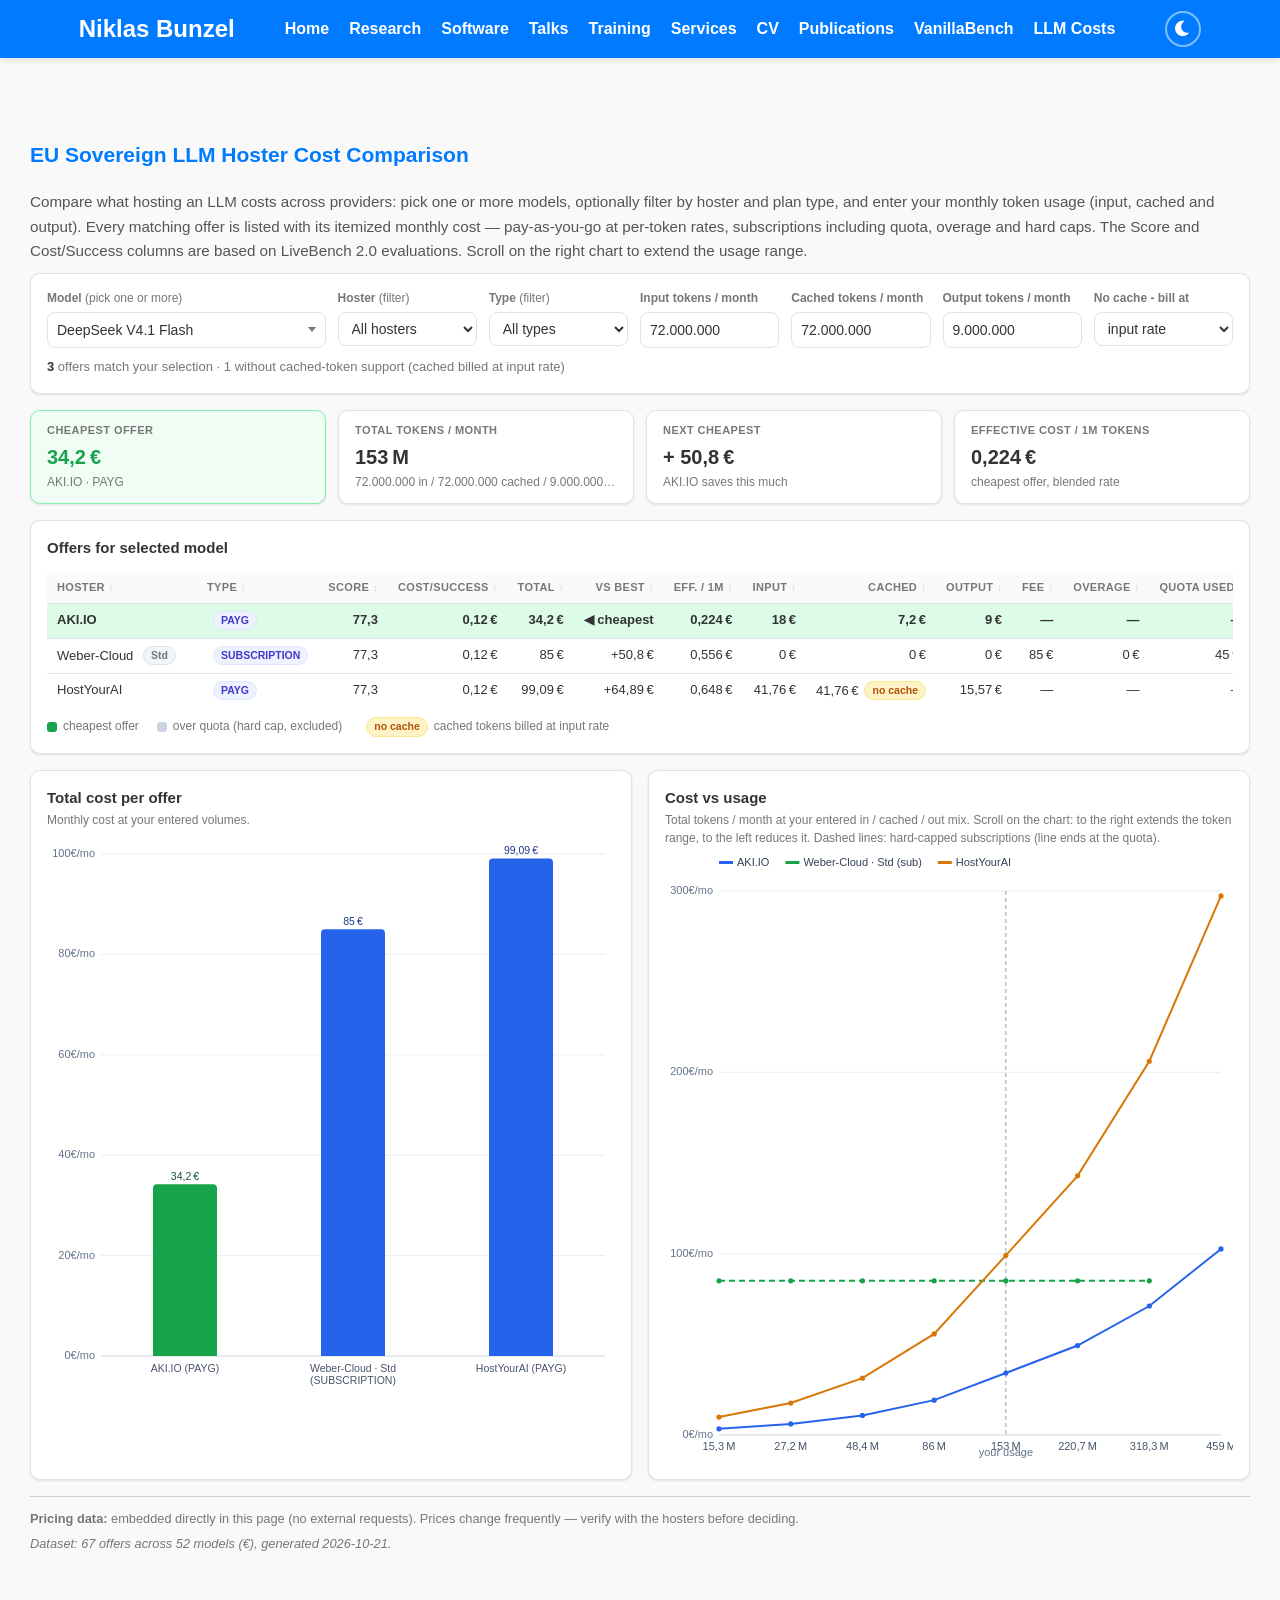
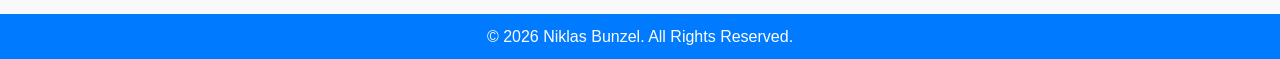
<file: hosting_calculator.html>
<!DOCTYPE html>
<html lang="en">
<head>
    <meta charset="UTF-8">
    <meta name="viewport" content="width=device-width, initial-scale=1.0">
    <title>LLM Hoster Cost Comparison &mdash; Niklas Bunzel</title>
    <link rel="stylesheet" href="styles.css">
    <link href="https://cdnjs.cloudflare.com/ajax/libs/font-awesome/6.0.0-beta3/css/all.min.css" rel="stylesheet">
</head>
<body>

    <header>
        <div class="menu-bar">
            <h1 class="logo"><a href="index.html" style="color:inherit;text-decoration:none;">Niklas Bunzel</a></h1>
            <div class="menu-toggle" onclick="toggleMenu()">
                <span></span><span></span><span></span>
            </div>
            <nav id="main-nav">
                <ul>
                    <li><a href="index.html#home" onclick="closeMenu()">Home</a></li>
                    <li><a href="index.html#research" onclick="closeMenu()">Research</a></li>
                    <li><a href="index.html#software" onclick="closeMenu()">Software</a></li>
                    <li><a href="index.html#talks" onclick="closeMenu()">Talks</a></li>
     				<li><a href="index.html#training" onclick="closeMenu()">Training</a></li>
                    <li><a href="index.html#services" onclick="closeMenu()">Services</a></li>
                    <li><a href="index.html#cv" onclick="closeMenu()">CV</a></li>
                   <!-- <li><a href="index.html#demos" onclick="closeMenu()">Demos</a></li> -->
                    <li><a href="index.html#publications" onclick="closeMenu()">Publications</a></li>
                    <li><a href="robust-vs-vanilla.html" onclick="closeMenu()">VanillaBench</a></li>
                    <li><a href="hosting_calculator.html" onclick="closeMenu()">LLM Costs</a></li>
                </ul>
            </nav>
            <button class="dark-mode-toggle" onclick="toggleDarkMode()" aria-label="Toggle dark mode">
                <i class="fas fa-moon"></i>
            </button>
        </div>
    </header>

<main>
    <div class="hc-wrap">
        <section id="hosting" class="section">
            <h2>EU Sovereign LLM Hoster Cost Comparison</h2>
            <p class="hc-intro">
                Compare what hosting an LLM costs across providers: pick one or more models,
                optionally filter by hoster and plan type, and enter your monthly token usage
                (input, cached and output). Every matching offer is listed with its itemized
                monthly cost &mdash; pay-as-you-go at per-token rates, subscriptions including
                quota, overage and hard caps. The Score and Cost/Success columns are based on
                LiveBench 2.0 evaluations. Scroll on the right chart to extend the usage range.
            </p>


  <!-- ============ CALCULATOR VIEW ============ -->
  <section id="view-calculator" class="view">

    <div class="panel inputs-panel">
      <div class="inputs-grid">
        <div class="field field-model">
          <label id="lbl-model">Model <span class="label-hint">(pick one or more)</span></label>
          <div class="msel" id="msel-model"></div>
        </div>
        <div class="field">
          <label for="sel-hoster">Hoster <span class="label-hint">(filter)</span></label>
          <select id="sel-hoster"></select>
        </div>
        <div class="field">
          <label for="sel-type">Type <span class="label-hint">(filter)</span></label>
          <select id="sel-type"></select>
        </div>
        <div class="field">
          <label for="in-input">Input tokens / month</label>
          <input id="in-input" type="text" inputmode="decimal" autocomplete="off" spellcheck="false">
        </div>
        <div class="field">
          <label for="in-cached">Cached tokens / month</label>
          <input id="in-cached" type="text" inputmode="decimal" autocomplete="off" spellcheck="false">
        </div>
        <div class="field">
          <label for="in-output">Output tokens / month</label>
          <input id="in-output" type="text" inputmode="decimal" autocomplete="off" spellcheck="false">
        </div>
        <div class="field">
          <label for="sel-nocache">No cache - bill at</label>
          <select id="sel-nocache">
            <option value="input">input rate</option>
            <option value="output">output rate</option>
          </select>
        </div>
      </div>
      <div id="match-info" class="match-info"></div>
    </div>

    <div id="summary-cards" class="summary-cards"></div>

    <div class="panel table-panel">
      <div class="panel-head">
        <h2 id="offers-title">Offers for selected model</h2>
      </div>
      <div class="table-scroll">
        <table class="offers-table" id="offers-table">
          <thead>
            <tr>
              <th class="col-hoster sortable" data-sort="hoster" title="Sort by hoster">Hoster</th>
              <th class="col-model sortable" data-sort="model" title="Sort by model">Model</th>
              <th class="col-type sortable" data-sort="type" title="Sort by type">Type</th>
              <th class="num sortable" data-sort="livebenchScore" title="Overall score from LiveBench 2.0 (higher is better). Only available for models that were evaluated.">Score</th>
              <th class="num sortable" data-sort="livebenchCostSuccess" title="Cost per successful task, based on LiveBench&#39;s evaluation and their reference pricing (USD, converted to EUR). The actual cost per successful task may differ for the providers listed here, and the price may change due to currency conversion.">Cost/Success</th>
              <th class="num sortable" data-sort="total" title="Sort by total cost">Total</th>
              <th class="num sortable" data-sort="vsBest" title="Sort by difference to cheapest offer">vs best</th>
              <th class="num sortable" data-sort="effPer1M" title="Sort by effective cost per 1M total tokens">Eff. / 1M</th>
              <th class="num sortable" data-sort="input" title="Sort by input cost">Input</th>
              <th class="num sortable" data-sort="cached" title="Sort by cached cost">Cached</th>
              <th class="num sortable" data-sort="output" title="Sort by output cost">Output</th>
              <th class="num sortable" data-sort="fee" title="Sort by monthly fee">Fee</th>
              <th class="num sortable" data-sort="overage" title="Sort by overage cost">Overage</th>
              <th class="num sortable" data-sort="quotaUsed" title="Sort by quota usage">Quota used</th>
              
            </tr>
          </thead>
          <tbody id="offers-tbody"></tbody>
        </table>
      </div>
      <div class="legend-row">
        <span class="legend-item"><span class="dot dot-best"></span> cheapest offer</span>
        <span class="legend-item"><span class="dot dot-muted"></span> over quota (hard cap, excluded)</span>
        <span class="legend-item" id="legend-nocache"><span class="badge badge-warn">no cache</span> cached tokens billed at input rate</span>
      </div>
    </div>

    <div class="charts-grid">
      <div class="panel chart-box">
        <h2>Total cost per offer</h2>
        <p class="chart-sub">Monthly cost at your entered volumes.</p>
        <canvas id="chart-bar" height="300"></canvas>
        <div class="chart-tip" hidden></div>
      </div>
      <div class="panel chart-box">
        <h2>Cost vs usage</h2>
        <p class="chart-sub">Total tokens / month at your entered in&nbsp;/ cached / out mix. Scroll on the chart: to the right extends the token range, to the left reduces it. Dashed lines: hard-capped subscriptions (line ends at the quota).</p>
        <canvas id="chart-line" height="320"></canvas>
        <div class="chart-tip" hidden></div>
      </div>
    </div>
  </section>

            <div class="hc-footnote">
                <strong>Pricing data:</strong> embedded directly in this page (no external
                requests). Prices change frequently &mdash; verify with the hosters before
                deciding.
                <span class="hc-gen" id="hc-meta"></span>
            </div>
        </section>
    </div>
</main>

<footer>
    <p>&copy; 2026 Niklas Bunzel. All Rights Reserved.</p>
</footer>

<div id="toast-root"></div>

<script>
/* ============================ theme + menu ============================ */
function toggleDarkMode() {
    const html = document.documentElement;
    const icon = document.querySelector('.dark-mode-toggle i');
    if (html.getAttribute('data-theme') === 'dark') {
        html.removeAttribute('data-theme');
        icon.className = 'fas fa-moon';
        localStorage.setItem('theme', 'light');
    } else {
        html.setAttribute('data-theme', 'dark');
        icon.className = 'fas fa-sun';
        localStorage.setItem('theme', 'dark');
    }
    /* re-render the calculator so the canvas charts pick up the new theme colors */
    if (window.HC && HC.ready) HC.ui.refresh();
}
(function initTheme() {
    const saved = localStorage.getItem('theme');
    if (saved === 'dark' || (!saved && window.matchMedia('(prefers-color-scheme: dark)').matches)) {
        document.documentElement.setAttribute('data-theme', 'dark');
        document.addEventListener('DOMContentLoaded', function () {
            document.querySelector('.dark-mode-toggle i').className = 'fas fa-sun';
        });
    }
})();
function toggleMenu() {
    document.getElementById('main-nav').classList.toggle('active');
    document.querySelector('.menu-toggle').classList.toggle('active');
}
function closeMenu() {
    document.getElementById('main-nav').classList.remove('active');
    document.querySelector('.menu-toggle').classList.remove('active');
}
document.addEventListener('click', function (e) {
    const nav = document.getElementById('main-nav');
    const t = document.querySelector('.menu-toggle');
    if (!nav.contains(e.target) && !t.contains(e.target)) closeMenu();
});
window.addEventListener('resize', function () { if (window.innerWidth > 900) closeMenu(); });
</script>

<script>
/* Global helpers: formatting, parsing, DOM utilities, toast. */
(function () {
  'use strict';

  var HC = (window.HC = window.HC || {});

  var format = { currency: '\u20ac', locale: 'de-DE' };

  var escMap = { '&': '&amp;', '<': '&lt;', '>': '&gt;', '"': '&quot;', "'": '&#39;' };

  function esc(value) {
    return String(value == null ? '' : value).replace(/[&<>"']/g, function (c) { return escMap[c]; });
  }

  function has(value) {
    return value !== null && value !== undefined && value !== '';
  }

  function num(value, fallback) {
    if (typeof value === 'number') return Number.isFinite(value) ? value : fallback;
    var parsed = parseFloat(value);
    return Number.isFinite(parsed) ? parsed : fallback;
  }

  function numberFormatter(digits) {
    try {
      return new Intl.NumberFormat(format.locale, {
        minimumFractionDigits: 0,
        maximumFractionDigits: digits == null ? 2 : digits
      });
    } catch (e) {
      return new Intl.NumberFormat('de-DE', { minimumFractionDigits: 0, maximumFractionDigits: digits == null ? 2 : digits });
    }
  }

  function fmtMoney(value, digits) {
    if (!has(value) || typeof value !== 'number' || !Number.isFinite(value)) return '\u2014';
    var nf = numberFormatter(digits == null ? 2 : digits);
    return nf.format(value) + '\u2009' + format.currency;
  }

  function fmtNum(value, digits) {
    if (!has(value) || typeof value !== 'number' || !Number.isFinite(value)) return '\u2014';
    return numberFormatter(digits == null ? 2 : digits).format(value);
  }

  function fmtTokens(value) {
    if (!has(value) || !Number.isFinite(value)) return '\u2014';
    var abs = Math.abs(value);
    var nf = numberFormatter(1);
    if (abs >= 1e9) return nf.format(value / 1e9) + '\u2009B';
    if (abs >= 1e6) return nf.format(value / 1e6) + '\u2009M';
    if (abs >= 1e3) return nf.format(value / 1e3) + '\u2009k';
    return String(Math.round(value));
  }

  function fmtPct(ratio) {
    if (!has(ratio) || !Number.isFinite(ratio)) return '\u2014';
    return Math.round(ratio * 100) + '\u2009%';
  }

  /* Accepts "72", "72M", "1,2B", "72.000.000", "72,000,000" ... */
  function parseTokens(text) {
    if (typeof text === 'number') return Number.isFinite(text) ? text : null;
    if (!has(text)) return null;
    var s = String(text).trim().toLowerCase().replace(/\s+/g, '');
    var m = s.match(/^([0-9.,]+)([kmb])?$/);
    if (!m) return null;
    var body = m[1];
    var mult = 1;
    if (m[2] === 'k') mult = 1e3;
    else if (m[2] === 'm') mult = 1e6;
    else if (m[2] === 'b') mult = 1e9;
    var sepCount = (body.match(/[.,]/g) || []).length;
    if (sepCount > 1) body = body.replace(/[.,]/g, '');
    else if (body.indexOf(',') >= 0) body = body.replace(',', '.');
    var value = parseFloat(body);
    if (!Number.isFinite(value)) return null;
    return Math.round(value * mult);
  }

  /* Parse a spreadsheet-style numeric cell: strips currency, handles
     thousands separators, decimal comma and percent suffixes. */
  function parseNumberToken(text) {
    if (text == null) return null;
    if (typeof text === 'number') return Number.isFinite(text) ? text : null;
    var s = String(text).trim();
    if (!s || s === '-' || s === '\u2014' || s === '\u2013' || /^(n\/?a)$/i.test(s)) return null;
    s = s.replace(/[\u20ac$\u00a3\u00a0\s]/g, '');
    var negative = false;
    if (s.charAt(0) === '(' && s.charAt(s.length - 1) === ')') { negative = true; s = s.slice(1, -1); }
    var percent = false;
    if (s.charAt(s.length - 1) === '%') { percent = true; s = s.slice(0, -1); }
    if (!/^[0-9.,]+$/.test(s)) {
      var raw = parseFloat(s.replace(',', '.'));
      return Number.isFinite(raw) ? (negative ? -raw : raw) : null;
    }
    var dots = (s.match(/\./g) || []).length;
    var commas = (s.match(/,/g) || []).length;
    if (dots > 0 && commas > 0) {
      s = s.lastIndexOf(',') > s.lastIndexOf('.') ? s.replace(/\./g, '').replace(',', '.') : s.replace(/,/g, '');
    } else if (commas > 1 || dots > 1) {
      s = s.replace(/[.,]/g, '');
    } else if (commas === 1) {
      s = s.replace(',', '.');
    }
    var value = parseFloat(s);
    if (!Number.isFinite(value)) return null;
    if (percent) value = value / 100;
    return negative ? -value : value;
  }

  function el(tag, attrs, html) {
    var node = document.createElement(tag);
    if (attrs) {
      Object.keys(attrs).forEach(function (key) {
        if (key === 'class') node.className = attrs[key];
        else if (key.indexOf('on') === 0 && typeof attrs[key] === 'function') node.addEventListener(key.slice(2), attrs[key]);
        else node.setAttribute(key, attrs[key]);
      });
    }
    if (html != null) node.innerHTML = html;
    return node;
  }

  function toast(message, kind) {
    var root = document.getElementById('toast-root');
    if (!root) return;
    var node = el('div', { class: 'toast ' + (kind === 'err' ? 'toast-err' : 'toast-ok') }, esc(message));
    root.appendChild(node);
    setTimeout(function () {
      node.style.transition = 'opacity .25s';
      node.style.opacity = '0';
      setTimeout(function () { node.remove(); }, 260);
    }, 3200);
  }

  HC.util = {
    esc: esc,
    has: has,
    num: num,
    fmtMoney: fmtMoney,
    fmtNum: fmtNum,
    fmtTokens: fmtTokens,
    fmtPct: fmtPct,
    parseTokens: parseTokens,
    parseNumberToken: parseNumberToken,
    el: el,
    toast: toast,
    setFormat: function (patch) {
      if (patch) Object.keys(patch).forEach(function (key) { format[key] = patch[key]; });
    },
    getFormat: function () { return Object.assign({}, format); }
  };
})();

</script>
<script>
/* Generated - do not edit by hand. */
window.HC_BASELINE_DATA = {
 "meta": {
  "generated": "2026-10-21T11:10:31+00:00",
  "currency": "€",
  "offerCount": 67,
  "modelCount": 52
 },
 "models": [
  "Qwen 3.8 27B",
  "Qwen 3.6 35B A3B",
  "DeepSeek V4.1 Flash",
  "Apertus 70B",
  "Gemma 4 26B A4B",
  "GLM 5.3 754B",
  "GPT-OSS 120B",
  "Mistral 4 119B",
  "DeepSeek V4 Flash",
  "DeepSeek V4 Pro",
  "DeepSeek V4 Pro 0813",
  "DeepSeek V3.2",
  "DeepSeek R1 0528",
  "Mistral Small 3.2 24B instruct",
  "Mistral Medium 3.5 128B",
  "Mistral Large 3",
  "Mistral Large 4",
  "Mistral Small 4 119B",
  "Ministral 3 8B",
  "Pixtral 12B 2409",
  "Ministral 3 3B",
  "Ministral 3 14B",
  "Voxtral Small 24b",
  "Codestral 2508",
  "Qwen 3 235B A22B instruct",
  "Qwen 3.5 397B A17B",
  "Qwen 3.5 9B",
  "Qwen 3.5 122B A10B",
  "Qwen 3 Coder 30B A3B",
  "Qwen 3.8 Flash Next",
  "Qwen 3.8 2.4T",
  "Qwen 3 30B A3B instruct",
  "GLM 5.3 Flash",
  "GLM 5.3 753B",
  "GLM 5.2",
  "GLM 5",
  "GLM 5.1",
  "GLM 5V Turbo",
  "GLM 5 Turbo",
  "Kimi K3",
  "Kimi K2.7 Code",
  "Kimi K2.6",
  "Kimi K2.5",
  "Gemma-4-26b-a4b-it",
  "Gemma 3 27b it",
  "MiniMax M3",
  "MiniMax M2.5",
  "Llama 3.3 70B instruct",
  "Llama 3.1 8B Instruct",
  "NVIDIA Nemotron 3.5 Lightning 30B A3B BF16",
  "Hermes 4 405B",
  "MiniCPM-V 4.5"
 ],
 "offers": [
  {
   "id": "base-2",
   "hoster": "AKI.IO",
   "model": "Qwen 3.8 27B",
   "plan": null,
   "type": "PAYG",
   "monthlyFee": null,
   "includedTokens": null,
   "inWeight": null,
   "cachedWeight": null,
   "outWeight": null,
   "overagePer1M": null,
   "inPer1M": 0.3,
   "cachedPer1M": 0.1,
   "outPer1M": 2.2,
   "livebenchScore": 58.1,
   "livebenchCostSuccess": 2.01
  },
  {
   "id": "base-3",
   "hoster": "AKI.IO",
   "model": "Qwen 3.6 35B A3B",
   "plan": null,
   "type": "PAYG",
   "monthlyFee": null,
   "includedTokens": null,
   "inWeight": null,
   "cachedWeight": null,
   "outWeight": null,
   "overagePer1M": null,
   "inPer1M": 0.15,
   "cachedPer1M": null,
   "outPer1M": 0.5,
   "livebenchScore": null,
   "livebenchCostSuccess": null
  },
  {
   "id": "base-4",
   "hoster": "AKI.IO",
   "model": "DeepSeek V4.1 Flash",
   "plan": null,
   "type": "PAYG",
   "monthlyFee": null,
   "includedTokens": null,
   "inWeight": null,
   "cachedWeight": null,
   "outWeight": null,
   "overagePer1M": null,
   "inPer1M": 0.25,
   "cachedPer1M": 0.1,
   "outPer1M": 1.0,
   "livebenchScore": 77.3,
   "livebenchCostSuccess": 0.12
  },
  {
   "id": "base-5",
   "hoster": "AKI.IO",
   "model": "Apertus 70B",
   "plan": null,
   "type": "PAYG",
   "monthlyFee": null,
   "includedTokens": null,
   "inWeight": null,
   "cachedWeight": null,
   "outWeight": null,
   "overagePer1M": null,
   "inPer1M": 1.25,
   "cachedPer1M": null,
   "outPer1M": 2.0,
   "livebenchScore": null,
   "livebenchCostSuccess": null
  },
  {
   "id": "base-6",
   "hoster": "AKI.IO",
   "model": "Gemma 4 26B A4B",
   "plan": null,
   "type": "PAYG",
   "monthlyFee": null,
   "includedTokens": null,
   "inWeight": null,
   "cachedWeight": null,
   "outWeight": null,
   "overagePer1M": null,
   "inPer1M": 0.1,
   "cachedPer1M": null,
   "outPer1M": 0.5,
   "livebenchScore": null,
   "livebenchCostSuccess": null
  },
  {
   "id": "base-7",
   "hoster": "AKI.IO",
   "model": "GLM 5.3 754B",
   "plan": null,
   "type": "PAYG",
   "monthlyFee": null,
   "includedTokens": null,
   "inWeight": null,
   "cachedWeight": null,
   "outWeight": null,
   "overagePer1M": null,
   "inPer1M": 1.0,
   "cachedPer1M": 0.25,
   "outPer1M": 3.5,
   "livebenchScore": null,
   "livebenchCostSuccess": null
  },
  {
   "id": "base-8",
   "hoster": "AKI.IO",
   "model": "GPT-OSS 120B",
   "plan": null,
   "type": "PAYG",
   "monthlyFee": null,
   "includedTokens": null,
   "inWeight": null,
   "cachedWeight": null,
   "outWeight": null,
   "overagePer1M": null,
   "inPer1M": 0.15,
   "cachedPer1M": null,
   "outPer1M": 0.55,
   "livebenchScore": null,
   "livebenchCostSuccess": null
  },
  {
   "id": "base-9",
   "hoster": "AKI.IO",
   "model": "Mistral 4 119B",
   "plan": null,
   "type": "PAYG",
   "monthlyFee": null,
   "includedTokens": null,
   "inWeight": null,
   "cachedWeight": null,
   "outWeight": null,
   "overagePer1M": null,
   "inPer1M": 0.2,
   "cachedPer1M": null,
   "outPer1M": 0.6,
   "livebenchScore": null,
   "livebenchCostSuccess": null
  },
  {
   "id": "base-10",
   "hoster": "Weber-Cloud",
   "model": "Qwen 3.8 27B",
   "plan": "Starter",
   "type": "SUBSCRIPTION",
   "monthlyFee": 9.0,
   "includedTokens": 5000000.0,
   "inWeight": 0.5,
   "cachedWeight": 0.15,
   "outWeight": 1.0,
   "overagePer1M": 0.0,
   "inPer1M": null,
   "cachedPer1M": null,
   "outPer1M": null,
   "livebenchScore": 58.1,
   "livebenchCostSuccess": 2.01
  },
  {
   "id": "base-11",
   "hoster": "Weber-Cloud",
   "model": "Qwen 3.8 27B",
   "plan": "SME",
   "type": "SUBSCRIPTION",
   "monthlyFee": 35.0,
   "includedTokens": 50000000.0,
   "inWeight": 0.5,
   "cachedWeight": 0.15,
   "outWeight": 1.0,
   "overagePer1M": 0.0,
   "inPer1M": null,
   "cachedPer1M": null,
   "outPer1M": null,
   "livebenchScore": 58.1,
   "livebenchCostSuccess": 2.01
  },
  {
   "id": "base-12",
   "hoster": "Weber-Cloud",
   "model": "Qwen 3.8 27B",
   "plan": "Std",
   "type": "SUBSCRIPTION",
   "monthlyFee": 85.0,
   "includedTokens": 125000000.0,
   "inWeight": 0.5,
   "cachedWeight": 0.15,
   "outWeight": 1.0,
   "overagePer1M": 0.0,
   "inPer1M": null,
   "cachedPer1M": null,
   "outPer1M": null,
   "livebenchScore": 58.1,
   "livebenchCostSuccess": 2.01
  },
  {
   "id": "base-13",
   "hoster": "Weber-Cloud",
   "model": "Qwen 3.8 27B",
   "plan": "Pro",
   "type": "SUBSCRIPTION",
   "monthlyFee": 149.0,
   "includedTokens": 300000000.0,
   "inWeight": 0.5,
   "cachedWeight": 0.15,
   "outWeight": 1.0,
   "overagePer1M": 0.0,
   "inPer1M": null,
   "cachedPer1M": null,
   "outPer1M": null,
   "livebenchScore": 58.1,
   "livebenchCostSuccess": 2.01
  },
  {
   "id": "base-14",
   "hoster": "Weber-Cloud",
   "model": "Qwen 3.8 27B",
   "plan": "Enterprise",
   "type": "SUBSCRIPTION",
   "monthlyFee": 269.0,
   "includedTokens": 600000000.0,
   "inWeight": 0.5,
   "cachedWeight": 0.15,
   "outWeight": 1.0,
   "overagePer1M": 0.0,
   "inPer1M": null,
   "cachedPer1M": null,
   "outPer1M": null,
   "livebenchScore": 58.1,
   "livebenchCostSuccess": 2.01
  },
  {
   "id": "base-15",
   "hoster": "Weber-Cloud",
   "model": "DeepSeek V4.1 Flash",
   "plan": "Starter",
   "type": "SUBSCRIPTION",
   "monthlyFee": 9.0,
   "includedTokens": 5000000.0,
   "inWeight": 0.5,
   "cachedWeight": 0.15,
   "outWeight": 1.0,
   "overagePer1M": 0.0,
   "inPer1M": null,
   "cachedPer1M": null,
   "outPer1M": null,
   "livebenchScore": 77.3,
   "livebenchCostSuccess": 0.12
  },
  {
   "id": "base-16",
   "hoster": "Weber-Cloud",
   "model": "DeepSeek V4.1 Flash",
   "plan": "SME",
   "type": "SUBSCRIPTION",
   "monthlyFee": 35.0,
   "includedTokens": 50000000.0,
   "inWeight": 0.5,
   "cachedWeight": 0.15,
   "outWeight": 1.0,
   "overagePer1M": 0.0,
   "inPer1M": null,
   "cachedPer1M": null,
   "outPer1M": null,
   "livebenchScore": 77.3,
   "livebenchCostSuccess": 0.12
  },
  {
   "id": "base-17",
   "hoster": "Weber-Cloud",
   "model": "DeepSeek V4.1 Flash",
   "plan": "Std",
   "type": "SUBSCRIPTION",
   "monthlyFee": 85.0,
   "includedTokens": 125000000.0,
   "inWeight": 0.5,
   "cachedWeight": 0.15,
   "outWeight": 1.0,
   "overagePer1M": 0.0,
   "inPer1M": null,
   "cachedPer1M": null,
   "outPer1M": null,
   "livebenchScore": 77.3,
   "livebenchCostSuccess": 0.12
  },
  {
   "id": "base-18",
   "hoster": "Weber-Cloud",
   "model": "DeepSeek V4.1 Flash",
   "plan": "Pro",
   "type": "SUBSCRIPTION",
   "monthlyFee": 149.0,
   "includedTokens": 300000000.0,
   "inWeight": 0.5,
   "cachedWeight": 0.15,
   "outWeight": 1.0,
   "overagePer1M": 0.0,
   "inPer1M": null,
   "cachedPer1M": null,
   "outPer1M": null,
   "livebenchScore": 77.3,
   "livebenchCostSuccess": 0.12
  },
  {
   "id": "base-19",
   "hoster": "Weber-Cloud",
   "model": "DeepSeek V4.1 Flash",
   "plan": "Enterprise",
   "type": "SUBSCRIPTION",
   "monthlyFee": 269.0,
   "includedTokens": 600000000.0,
   "inWeight": 0.5,
   "cachedWeight": 0.15,
   "outWeight": 1.0,
   "overagePer1M": 0.0,
   "inPer1M": null,
   "cachedPer1M": null,
   "outPer1M": null,
   "livebenchScore": 77.3,
   "livebenchCostSuccess": 0.12
  },
  {
   "id": "base-20",
   "hoster": "HostYourAI",
   "model": "DeepSeek V4 Flash",
   "plan": null,
   "type": "PAYG",
   "monthlyFee": null,
   "includedTokens": null,
   "inWeight": null,
   "cachedWeight": null,
   "outWeight": null,
   "overagePer1M": null,
   "inPer1M": 0.29,
   "cachedPer1M": null,
   "outPer1M": 0.35,
   "livebenchScore": null,
   "livebenchCostSuccess": null
  },
  {
   "id": "base-21",
   "hoster": "HostYourAI",
   "model": "DeepSeek V4.1 Flash",
   "plan": null,
   "type": "PAYG",
   "monthlyFee": null,
   "includedTokens": null,
   "inWeight": null,
   "cachedWeight": null,
   "outWeight": null,
   "overagePer1M": null,
   "inPer1M": 0.58,
   "cachedPer1M": null,
   "outPer1M": 1.73,
   "livebenchScore": 77.3,
   "livebenchCostSuccess": 0.12
  },
  {
   "id": "base-22",
   "hoster": "HostYourAI",
   "model": "DeepSeek V4 Pro",
   "plan": null,
   "type": "PAYG",
   "monthlyFee": null,
   "includedTokens": null,
   "inWeight": null,
   "cachedWeight": null,
   "outWeight": null,
   "overagePer1M": null,
   "inPer1M": 2.01,
   "cachedPer1M": null,
   "outPer1M": 4.03,
   "livebenchScore": null,
   "livebenchCostSuccess": null
  },
  {
   "id": "base-23",
   "hoster": "HostYourAI",
   "model": "DeepSeek V4 Pro 0813",
   "plan": null,
   "type": "PAYG",
   "monthlyFee": null,
   "includedTokens": null,
   "inWeight": null,
   "cachedWeight": null,
   "outWeight": null,
   "overagePer1M": null,
   "inPer1M": 2.3,
   "cachedPer1M": null,
   "outPer1M": 4.6,
   "livebenchScore": null,
   "livebenchCostSuccess": null
  },
  {
   "id": "base-24",
   "hoster": "HostYourAI",
   "model": "DeepSeek V3.2",
   "plan": null,
   "type": "PAYG",
   "monthlyFee": null,
   "includedTokens": null,
   "inWeight": null,
   "cachedWeight": null,
   "outWeight": null,
   "overagePer1M": null,
   "inPer1M": 0.35,
   "cachedPer1M": null,
   "outPer1M": 0.58,
   "livebenchScore": null,
   "livebenchCostSuccess": null
  },
  {
   "id": "base-25",
   "hoster": "HostYourAI",
   "model": "DeepSeek R1 0528",
   "plan": null,
   "type": "PAYG",
   "monthlyFee": null,
   "includedTokens": null,
   "inWeight": null,
   "cachedWeight": null,
   "outWeight": null,
   "overagePer1M": null,
   "inPer1M": 0.76,
   "cachedPer1M": null,
   "outPer1M": 2.99,
   "livebenchScore": null,
   "livebenchCostSuccess": null
  },
  {
   "id": "base-26",
   "hoster": "HostYourAI",
   "model": "Mistral Small 3.2 24B instruct",
   "plan": null,
   "type": "PAYG",
   "monthlyFee": null,
   "includedTokens": null,
   "inWeight": null,
   "cachedWeight": null,
   "outWeight": null,
   "overagePer1M": null,
   "inPer1M": 0.17,
   "cachedPer1M": null,
   "outPer1M": 0.4,
   "livebenchScore": null,
   "livebenchCostSuccess": null
  },
  {
   "id": "base-27",
   "hoster": "HostYourAI",
   "model": "Mistral Medium 3.5 128B",
   "plan": null,
   "type": "PAYG",
   "monthlyFee": null,
   "includedTokens": null,
   "inWeight": null,
   "cachedWeight": null,
   "outWeight": null,
   "overagePer1M": null,
   "inPer1M": 1.73,
   "cachedPer1M": null,
   "outPer1M": 8.63,
   "livebenchScore": null,
   "livebenchCostSuccess": null
  },
  {
   "id": "base-28",
   "hoster": "HostYourAI",
   "model": "Mistral Large 3",
   "plan": null,
   "type": "PAYG",
   "monthlyFee": null,
   "includedTokens": null,
   "inWeight": null,
   "cachedWeight": null,
   "outWeight": null,
   "overagePer1M": null,
   "inPer1M": 0.58,
   "cachedPer1M": null,
   "outPer1M": 1.73,
   "livebenchScore": null,
   "livebenchCostSuccess": null
  },
  {
   "id": "base-29",
   "hoster": "HostYourAI",
   "model": "Mistral Large 4",
   "plan": null,
   "type": "PAYG",
   "monthlyFee": null,
   "includedTokens": null,
   "inWeight": null,
   "cachedWeight": null,
   "outWeight": null,
   "overagePer1M": null,
   "inPer1M": 1.56,
   "cachedPer1M": null,
   "outPer1M": 4.81,
   "livebenchScore": null,
   "livebenchCostSuccess": null
  },
  {
   "id": "base-30",
   "hoster": "HostYourAI",
   "model": "Mistral Small 4 119B",
   "plan": null,
   "type": "PAYG",
   "monthlyFee": null,
   "includedTokens": null,
   "inWeight": null,
   "cachedWeight": null,
   "outWeight": null,
   "overagePer1M": null,
   "inPer1M": 0.23,
   "cachedPer1M": null,
   "outPer1M": 0.69,
   "livebenchScore": null,
   "livebenchCostSuccess": null
  },
  {
   "id": "base-31",
   "hoster": "HostYourAI",
   "model": "Ministral 3 8B",
   "plan": null,
   "type": "PAYG",
   "monthlyFee": null,
   "includedTokens": null,
   "inWeight": null,
   "cachedWeight": null,
   "outWeight": null,
   "overagePer1M": null,
   "inPer1M": 0.17,
   "cachedPer1M": null,
   "outPer1M": 0.17,
   "livebenchScore": null,
   "livebenchCostSuccess": null
  },
  {
   "id": "base-32",
   "hoster": "HostYourAI",
   "model": "Pixtral 12B 2409",
   "plan": null,
   "type": "PAYG",
   "monthlyFee": null,
   "includedTokens": null,
   "inWeight": null,
   "cachedWeight": null,
   "outWeight": null,
   "overagePer1M": null,
   "inPer1M": 0.23,
   "cachedPer1M": null,
   "outPer1M": 0.23,
   "livebenchScore": null,
   "livebenchCostSuccess": null
  },
  {
   "id": "base-33",
   "hoster": "HostYourAI",
   "model": "Ministral 3 3B",
   "plan": null,
   "type": "PAYG",
   "monthlyFee": null,
   "includedTokens": null,
   "inWeight": null,
   "cachedWeight": null,
   "outWeight": null,
   "overagePer1M": null,
   "inPer1M": 0.12,
   "cachedPer1M": null,
   "outPer1M": 0.12,
   "livebenchScore": null,
   "livebenchCostSuccess": null
  },
  {
   "id": "base-34",
   "hoster": "HostYourAI",
   "model": "Ministral 3 14B",
   "plan": null,
   "type": "PAYG",
   "monthlyFee": null,
   "includedTokens": null,
   "inWeight": null,
   "cachedWeight": null,
   "outWeight": null,
   "overagePer1M": null,
   "inPer1M": 0.23,
   "cachedPer1M": null,
   "outPer1M": 0.23,
   "livebenchScore": null,
   "livebenchCostSuccess": null
  },
  {
   "id": "base-35",
   "hoster": "HostYourAI",
   "model": "Voxtral Small 24b",
   "plan": null,
   "type": "PAYG",
   "monthlyFee": null,
   "includedTokens": null,
   "inWeight": null,
   "cachedWeight": null,
   "outWeight": null,
   "overagePer1M": null,
   "inPer1M": 0.1,
   "cachedPer1M": null,
   "outPer1M": 0.43,
   "livebenchScore": null,
   "livebenchCostSuccess": null
  },
  {
   "id": "base-36",
   "hoster": "HostYourAI",
   "model": "Codestral 2508",
   "plan": null,
   "type": "PAYG",
   "monthlyFee": null,
   "includedTokens": null,
   "inWeight": null,
   "cachedWeight": null,
   "outWeight": null,
   "overagePer1M": null,
   "inPer1M": 0.35,
   "cachedPer1M": null,
   "outPer1M": 1.04,
   "livebenchScore": null,
   "livebenchCostSuccess": null
  },
  {
   "id": "base-37",
   "hoster": "HostYourAI",
   "model": "Qwen 3 235B A22B instruct",
   "plan": null,
   "type": "PAYG",
   "monthlyFee": null,
   "includedTokens": null,
   "inWeight": null,
   "cachedWeight": null,
   "outWeight": null,
   "overagePer1M": null,
   "inPer1M": 0.86,
   "cachedPer1M": null,
   "outPer1M": 2.59,
   "livebenchScore": null,
   "livebenchCostSuccess": null
  },
  {
   "id": "base-38",
   "hoster": "HostYourAI",
   "model": "Qwen 3.5 397B A17B",
   "plan": null,
   "type": "PAYG",
   "monthlyFee": null,
   "includedTokens": null,
   "inWeight": null,
   "cachedWeight": null,
   "outWeight": null,
   "overagePer1M": null,
   "inPer1M": 0.69,
   "cachedPer1M": null,
   "outPer1M": 4.14,
   "livebenchScore": null,
   "livebenchCostSuccess": null
  },
  {
   "id": "base-39",
   "hoster": "HostYourAI",
   "model": "Qwen 3.8 27B",
   "plan": null,
   "type": "PAYG",
   "monthlyFee": null,
   "includedTokens": null,
   "inWeight": null,
   "cachedWeight": null,
   "outWeight": null,
   "overagePer1M": null,
   "inPer1M": 0.35,
   "cachedPer1M": null,
   "outPer1M": 2.53,
   "livebenchScore": 58.1,
   "livebenchCostSuccess": 2.01
  },
  {
   "id": "base-40",
   "hoster": "HostYourAI",
   "model": "Qwen 3.5 9B",
   "plan": null,
   "type": "PAYG",
   "monthlyFee": null,
   "includedTokens": null,
   "inWeight": null,
   "cachedWeight": null,
   "outWeight": null,
   "overagePer1M": null,
   "inPer1M": 0.17,
   "cachedPer1M": null,
   "outPer1M": 0.23,
   "livebenchScore": null,
   "livebenchCostSuccess": null
  },
  {
   "id": "base-41",
   "hoster": "HostYourAI",
   "model": "Qwen 3.5 122B A10B",
   "plan": null,
   "type": "PAYG",
   "monthlyFee": null,
   "includedTokens": null,
   "inWeight": null,
   "cachedWeight": null,
   "outWeight": null,
   "overagePer1M": null,
   "inPer1M": 0.58,
   "cachedPer1M": null,
   "outPer1M": 4.03,
   "livebenchScore": null,
   "livebenchCostSuccess": null
  },
  {
   "id": "base-42",
   "hoster": "HostYourAI",
   "model": "Qwen 3 Coder 30B A3B",
   "plan": null,
   "type": "PAYG",
   "monthlyFee": null,
   "includedTokens": null,
   "inWeight": null,
   "cachedWeight": null,
   "outWeight": null,
   "overagePer1M": null,
   "inPer1M": 0.23,
   "cachedPer1M": null,
   "outPer1M": 0.92,
   "livebenchScore": null,
   "livebenchCostSuccess": null
  },
  {
   "id": "base-43",
   "hoster": "HostYourAI",
   "model": "Qwen 3.8 Flash Next",
   "plan": null,
   "type": "PAYG",
   "monthlyFee": null,
   "includedTokens": null,
   "inWeight": null,
   "cachedWeight": null,
   "outWeight": null,
   "overagePer1M": null,
   "inPer1M": 0.23,
   "cachedPer1M": null,
   "outPer1M": 0.58,
   "livebenchScore": null,
   "livebenchCostSuccess": null
  },
  {
   "id": "base-44",
   "hoster": "HostYourAI",
   "model": "Qwen 3.6 35B A3B",
   "plan": null,
   "type": "PAYG",
   "monthlyFee": null,
   "includedTokens": null,
   "inWeight": null,
   "cachedWeight": null,
   "outWeight": null,
   "overagePer1M": null,
   "inPer1M": 0.17,
   "cachedPer1M": null,
   "outPer1M": 0.58,
   "livebenchScore": null,
   "livebenchCostSuccess": null
  },
  {
   "id": "base-45",
   "hoster": "HostYourAI",
   "model": "Qwen 3.8 2.4T",
   "plan": null,
   "type": "PAYG",
   "monthlyFee": null,
   "includedTokens": null,
   "inWeight": null,
   "cachedWeight": null,
   "outWeight": null,
   "overagePer1M": null,
   "inPer1M": 2.88,
   "cachedPer1M": null,
   "outPer1M": 6.9,
   "livebenchScore": 64.2,
   "livebenchCostSuccess": 1.39
  },
  {
   "id": "base-46",
   "hoster": "HostYourAI",
   "model": "Qwen 3 30B A3B instruct",
   "plan": null,
   "type": "PAYG",
   "monthlyFee": null,
   "includedTokens": null,
   "inWeight": null,
   "cachedWeight": null,
   "outWeight": null,
   "overagePer1M": null,
   "inPer1M": 0.12,
   "cachedPer1M": null,
   "outPer1M": 0.35,
   "livebenchScore": null,
   "livebenchCostSuccess": null
  },
  {
   "id": "base-47",
   "hoster": "HostYourAI",
   "model": "GLM 5.3 Flash",
   "plan": null,
   "type": "PAYG",
   "monthlyFee": null,
   "includedTokens": null,
   "inWeight": null,
   "cachedWeight": null,
   "outWeight": null,
   "overagePer1M": null,
   "inPer1M": 0.23,
   "cachedPer1M": null,
   "outPer1M": 0.58,
   "livebenchScore": 70.6,
   "livebenchCostSuccess": 0.13
  },
  {
   "id": "base-48",
   "hoster": "HostYourAI",
   "model": "GLM 5.3 753B",
   "plan": null,
   "type": "PAYG",
   "monthlyFee": null,
   "includedTokens": null,
   "inWeight": null,
   "cachedWeight": null,
   "outWeight": null,
   "overagePer1M": null,
   "inPer1M": 1.15,
   "cachedPer1M": null,
   "outPer1M": 4.03,
   "livebenchScore": 60.7,
   "livebenchCostSuccess": 1.84
  },
  {
   "id": "base-49",
   "hoster": "HostYourAI",
   "model": "GLM 5.2",
   "plan": null,
   "type": "PAYG",
   "monthlyFee": null,
   "includedTokens": null,
   "inWeight": null,
   "cachedWeight": null,
   "outWeight": null,
   "overagePer1M": null,
   "inPer1M": 1.73,
   "cachedPer1M": null,
   "outPer1M": 5.18,
   "livebenchScore": null,
   "livebenchCostSuccess": null
  },
  {
   "id": "base-50",
   "hoster": "HostYourAI",
   "model": "GLM 5",
   "plan": null,
   "type": "PAYG",
   "monthlyFee": null,
   "includedTokens": null,
   "inWeight": null,
   "cachedWeight": null,
   "outWeight": null,
   "overagePer1M": null,
   "inPer1M": 1.15,
   "cachedPer1M": null,
   "outPer1M": 3.68,
   "livebenchScore": null,
   "livebenchCostSuccess": null
  },
  {
   "id": "base-51",
   "hoster": "HostYourAI",
   "model": "GLM 5.1",
   "plan": null,
   "type": "PAYG",
   "monthlyFee": null,
   "includedTokens": null,
   "inWeight": null,
   "cachedWeight": null,
   "outWeight": null,
   "overagePer1M": null,
   "inPer1M": 1.48,
   "cachedPer1M": null,
   "outPer1M": 4.66,
   "livebenchScore": null,
   "livebenchCostSuccess": null
  },
  {
   "id": "base-52",
   "hoster": "HostYourAI",
   "model": "GLM 5V Turbo",
   "plan": null,
   "type": "PAYG",
   "monthlyFee": null,
   "includedTokens": null,
   "inWeight": null,
   "cachedWeight": null,
   "outWeight": null,
   "overagePer1M": null,
   "inPer1M": 1.38,
   "cachedPer1M": null,
   "outPer1M": 4.6,
   "livebenchScore": null,
   "livebenchCostSuccess": null
  },
  {
   "id": "base-53",
   "hoster": "HostYourAI",
   "model": "GLM 5 Turbo",
   "plan": null,
   "type": "PAYG",
   "monthlyFee": null,
   "includedTokens": null,
   "inWeight": null,
   "cachedWeight": null,
   "outWeight": null,
   "overagePer1M": null,
   "inPer1M": 1.38,
   "cachedPer1M": null,
   "outPer1M": 4.6,
   "livebenchScore": null,
   "livebenchCostSuccess": null
  },
  {
   "id": "base-54",
   "hoster": "HostYourAI",
   "model": "Kimi K3",
   "plan": null,
   "type": "PAYG",
   "monthlyFee": null,
   "includedTokens": null,
   "inWeight": null,
   "cachedWeight": null,
   "outWeight": null,
   "overagePer1M": null,
   "inPer1M": 3.45,
   "cachedPer1M": null,
   "outPer1M": 17.25,
   "livebenchScore": 63.4,
   "livebenchCostSuccess": 1.64
  },
  {
   "id": "base-55",
   "hoster": "HostYourAI",
   "model": "Kimi K2.7 Code",
   "plan": null,
   "type": "PAYG",
   "monthlyFee": null,
   "includedTokens": null,
   "inWeight": null,
   "cachedWeight": null,
   "outWeight": null,
   "overagePer1M": null,
   "inPer1M": 1.44,
   "cachedPer1M": null,
   "outPer1M": 5.18,
   "livebenchScore": null,
   "livebenchCostSuccess": null
  },
  {
   "id": "base-56",
   "hoster": "HostYourAI",
   "model": "Kimi K2.6",
   "plan": null,
   "type": "PAYG",
   "monthlyFee": null,
   "includedTokens": null,
   "inWeight": null,
   "cachedWeight": null,
   "outWeight": null,
   "overagePer1M": null,
   "inPer1M": 1.15,
   "cachedPer1M": null,
   "outPer1M": 4.6,
   "livebenchScore": null,
   "livebenchCostSuccess": null
  },
  {
   "id": "base-57",
   "hoster": "HostYourAI",
   "model": "Kimi K2.5",
   "plan": null,
   "type": "PAYG",
   "monthlyFee": null,
   "includedTokens": null,
   "inWeight": null,
   "cachedWeight": null,
   "outWeight": null,
   "overagePer1M": null,
   "inPer1M": 0.58,
   "cachedPer1M": null,
   "outPer1M": 3.22,
   "livebenchScore": null,
   "livebenchCostSuccess": null
  },
  {
   "id": "base-58",
   "hoster": "HostYourAI",
   "model": "Gemma-4-26b-a4b-it",
   "plan": null,
   "type": "PAYG",
   "monthlyFee": null,
   "includedTokens": null,
   "inWeight": null,
   "cachedWeight": null,
   "outWeight": null,
   "overagePer1M": null,
   "inPer1M": 0.12,
   "cachedPer1M": null,
   "outPer1M": 0.58,
   "livebenchScore": null,
   "livebenchCostSuccess": null
  },
  {
   "id": "base-59",
   "hoster": "HostYourAI",
   "model": "Gemma 3 27b it",
   "plan": null,
   "type": "PAYG",
   "monthlyFee": null,
   "includedTokens": null,
   "inWeight": null,
   "cachedWeight": null,
   "outWeight": null,
   "overagePer1M": null,
   "inPer1M": 0.1,
   "cachedPer1M": null,
   "outPer1M": 0.32,
   "livebenchScore": null,
   "livebenchCostSuccess": null
  },
  {
   "id": "base-60",
   "hoster": "HostYourAI",
   "model": "GPT-OSS 120B",
   "plan": null,
   "type": "PAYG",
   "monthlyFee": null,
   "includedTokens": null,
   "inWeight": null,
   "cachedWeight": null,
   "outWeight": null,
   "overagePer1M": null,
   "inPer1M": 0.16,
   "cachedPer1M": null,
   "outPer1M": 0.63,
   "livebenchScore": null,
   "livebenchCostSuccess": null
  },
  {
   "id": "base-61",
   "hoster": "HostYourAI",
   "model": "MiniMax M3",
   "plan": null,
   "type": "PAYG",
   "monthlyFee": null,
   "includedTokens": null,
   "inWeight": null,
   "cachedWeight": null,
   "outWeight": null,
   "overagePer1M": null,
   "inPer1M": 0.46,
   "cachedPer1M": null,
   "outPer1M": 2.3,
   "livebenchScore": 52.6,
   "livebenchCostSuccess": 1.79
  },
  {
   "id": "base-62",
   "hoster": "HostYourAI",
   "model": "MiniMax M2.5",
   "plan": null,
   "type": "PAYG",
   "monthlyFee": null,
   "includedTokens": null,
   "inWeight": null,
   "cachedWeight": null,
   "outWeight": null,
   "overagePer1M": null,
   "inPer1M": 0.35,
   "cachedPer1M": null,
   "outPer1M": 1.38,
   "livebenchScore": null,
   "livebenchCostSuccess": null
  },
  {
   "id": "base-63",
   "hoster": "HostYourAI",
   "model": "Llama 3.3 70B instruct",
   "plan": null,
   "type": "PAYG",
   "monthlyFee": null,
   "includedTokens": null,
   "inWeight": null,
   "cachedWeight": null,
   "outWeight": null,
   "overagePer1M": null,
   "inPer1M": 1.04,
   "cachedPer1M": null,
   "outPer1M": 1.04,
   "livebenchScore": null,
   "livebenchCostSuccess": null
  },
  {
   "id": "base-64",
   "hoster": "HostYourAI",
   "model": "Llama 3.1 8B Instruct",
   "plan": null,
   "type": "PAYG",
   "monthlyFee": null,
   "includedTokens": null,
   "inWeight": null,
   "cachedWeight": null,
   "outWeight": null,
   "overagePer1M": null,
   "inPer1M": 0.17,
   "cachedPer1M": null,
   "outPer1M": 0.17,
   "livebenchScore": null,
   "livebenchCostSuccess": null
  },
  {
   "id": "base-65",
   "hoster": "HostYourAI",
   "model": "NVIDIA Nemotron 3.5 Lightning 30B A3B BF16",
   "plan": null,
   "type": "PAYG",
   "monthlyFee": null,
   "includedTokens": null,
   "inWeight": null,
   "cachedWeight": null,
   "outWeight": null,
   "overagePer1M": null,
   "inPer1M": 0.07,
   "cachedPer1M": null,
   "outPer1M": 0.28,
   "livebenchScore": 28.7,
   "livebenchCostSuccess": 0.22
  },
  {
   "id": "base-66",
   "hoster": "HostYourAI",
   "model": "Apertus 70B",
   "plan": null,
   "type": "PAYG",
   "monthlyFee": null,
   "includedTokens": null,
   "inWeight": null,
   "cachedWeight": null,
   "outWeight": null,
   "overagePer1M": null,
   "inPer1M": 1.44,
   "cachedPer1M": null,
   "outPer1M": 2.3,
   "livebenchScore": null,
   "livebenchCostSuccess": null
  },
  {
   "id": "base-67",
   "hoster": "HostYourAI",
   "model": "Hermes 4 405B",
   "plan": null,
   "type": "PAYG",
   "monthlyFee": null,
   "includedTokens": null,
   "inWeight": null,
   "cachedWeight": null,
   "outWeight": null,
   "overagePer1M": null,
   "inPer1M": 1.15,
   "cachedPer1M": null,
   "outPer1M": 3.45,
   "livebenchScore": null,
   "livebenchCostSuccess": null
  },
  {
   "id": "base-68",
   "hoster": "HostYourAI",
   "model": "MiniCPM-V 4.5",
   "plan": null,
   "type": "PAYG",
   "monthlyFee": null,
   "includedTokens": null,
   "inWeight": null,
   "cachedWeight": null,
   "outWeight": null,
   "overagePer1M": null,
   "inPer1M": 0.76,
   "cachedPer1M": null,
   "outPer1M": 1.28,
   "livebenchScore": null,
   "livebenchCostSuccess": null
  }
 ]
};

</script>
<script>
/* Dataset state: baseline (from data.js) plus the persisted calculator
   view state. A localStorage dataset overlay from the removed editing UI
   is still honored, but only while the baseline it was saved against is
   the current build - a rebuild (new extraction timestamp in data.js)
   always wins over stale browser data. */
(function () {
  'use strict';

  var HC = (window.HC = window.HC || {});
  var util = HC.util;

  var KEY_DATASET = 'hc.dataset.v1';
  var KEY_CALC = 'hc.calculator.v1';

  function baseline() {
    var base = window.HC_BASELINE_DATA;
    return {
      meta: Object.assign({}, base.meta),
      models: base.models.slice(),
      offers: base.offers.map(cloneOffer)
    };
  }

  function cloneOffer(offer) {
    var copy = {};
    Object.keys(offer).forEach(function (key) { copy[key] = offer[key]; });
    return copy;
  }

  function normalizeDataset(ds) {
    if (!ds || !Array.isArray(ds.offers)) return null;
    var seen = {};
    var counter = 0;
    ds.offers = ds.offers.map(function (offer) {
      var clean = cloneOffer(offer);
      clean.hoster = util.has(clean.hoster) ? String(clean.hoster) : 'Unknown';
      clean.model = util.has(clean.model) ? String(clean.model) : 'Unknown';
      clean.plan = util.has(clean.plan) ? String(clean.plan) : null;
      clean.type = clean.type === 'SUBSCRIPTION' ? 'SUBSCRIPTION' : 'PAYG';
      ['monthlyFee', 'includedTokens', 'inWeight', 'cachedWeight', 'outWeight',
       'overagePer1M', 'inPer1M', 'cachedPer1M', 'outPer1M',
       'livebenchScore', 'livebenchCostSuccess'].forEach(function (key) {
        if (clean[key] !== null && clean[key] !== undefined && typeof clean[key] !== 'number') {
          clean[key] = util.parseNumberToken(clean[key]);
        }
      });
      if (!util.has(clean.id) || seen[clean.id]) {
        counter += 1;
        clean.id = 'gen-' + Date.now().toString(36) + '-' + counter;
      }
      seen[clean.id] = true;
      return clean;
    });
    if (!Array.isArray(ds.models)) ds.models = [];
    return ds;
  }

  function load(key, fallback) {
    try {
      var raw = window.localStorage.getItem(key);
      if (!raw) return fallback;
      return JSON.parse(raw);
    } catch (e) {
      return fallback;
    }
  }

  /* Identifies the build (extraction timestamp) a stored overlay was
     saved against; a rebuild produces a new key and invalidates it. */
  function baselineKey() {
    var meta = window.HC_BASELINE_DATA && window.HC_BASELINE_DATA.meta;
    return meta ? meta.generated : 'unknown';
  }

  function save(key, value) {
    try {
      window.localStorage.setItem(key, JSON.stringify(value));
      return true;
    } catch (e) {
      util.toast('Could not persist to localStorage: ' + e.message, 'err');
      return false;
    }
  }

  var dataset = null;

  HC.state = {
    init: function () {
      var stored = normalizeDataset(load(KEY_DATASET, null));
      var base = baseline();
      var key = baselineKey();
      /* Overlay data from an older build (or from before overlay tracking,
         e.g. a stale pre-rebuild dataset) must never shadow fresh build
         output - only data saved against the current build is kept. */
      dataset = stored && stored.offers.length && stored._baseline === key ? stored : base;
      if (!dataset.meta) dataset.meta = base.meta;
    },

    getDataset: function () { return dataset; },

    getCalcState: function () { return load(KEY_CALC, null); },

    setCalcState: function (state) { save(KEY_CALC, state); },

    /* Model names in curated order (dataset.models first, then extras). */
    orderedModels: function (offers) {
      var source = offers || dataset.offers;
      var present = {};
      var ordered = [];
      dataset.models.forEach(function (model) {
        if (present[model.toLowerCase()]) return;
        present[model.toLowerCase()] = model;
      });
      source.forEach(function (offer) {
        if (!present[offer.model.toLowerCase()]) {
          present[offer.model.toLowerCase()] = offer.model;
        }
      });
      Object.keys(present).forEach(function (key) { ordered.push(present[key]); });
      var curated = ordered.filter(function (model) {
        return dataset.models.some(function (m) { return m.toLowerCase() === model.toLowerCase(); });
      });
      var extras = ordered.filter(function (model) {
        return !dataset.models.some(function (m) { return m.toLowerCase() === model.toLowerCase(); });
      }).sort(function (a, b) { return a.toLowerCase().localeCompare(b.toLowerCase()); });
      return curated.concat(extras);
    }
  };
})();

</script>
<script>
/* Generic multi-select dropdown: a button that shows the current selection
   plus a panel with a search box and a checkbox list. Used for the Model
   filter so several models can be compared side by side.

   Semantics mirror the single-select dropdowns, where the empty value means
   "all": the selection is an explicit list of values, an empty list means
   "all" (placeholder shown, no checkbox checked). Unchecking the last
   selected value therefore returns to "all", and picking a single value
   takes one click - like the "All" option of the previous dropdown. */
(function () {
  'use strict';

  var HC = (window.HC = window.HC || {});
  var util = HC.util;

  function create(root, opts) {
    opts = opts || {};
    var placeholder = opts.placeholder || 'All';
    var values = [];    /* current option list, in display order */
    var selected = [];  /* explicit selection; empty = all */
    var open = false;
    var rows = {};      /* value -> { row, box } */

    root.classList.add('msel');

    var btn = util.el('button', { class: 'msel-btn', type: 'button', 'aria-haspopup': 'listbox' });
    var btnText = util.el('span', { class: 'msel-text' });
    btn.appendChild(btnText);
    btn.appendChild(util.el('span', { class: 'msel-caret', 'aria-hidden': 'true' }));

    var panel = util.el('div', { class: 'msel-panel' });
    panel.hidden = true;

    var search = util.el('input', {
      class: 'msel-search', type: 'text', placeholder: 'Filter\u2026',
      autocomplete: 'off', spellcheck: 'false'
    });
    var allBtn = util.el('button', { class: 'btn btn-sm msel-all', type: 'button' }, util.esc(opts.allLabel || 'All'));
    var tools = util.el('div', { class: 'msel-tools' });
    tools.appendChild(search);
    tools.appendChild(allBtn);

    var list = util.el('div', { class: 'msel-list' });
    panel.appendChild(tools);
    panel.appendChild(list);
    root.appendChild(btn);
    root.appendChild(panel);

    function isChecked(value) {
      return selected.indexOf(value) >= 0;
    }

    function summary() {
      if (opts.summary) return opts.summary(selected, values.length);
      if (!selected.length) return placeholder;
      if (selected.length === 1) return selected[0];
      return selected.length + ' selected';
    }

    function syncButton() {
      btnText.textContent = summary();
      btn.title = selected.length ? selected.join(', ') : placeholder;
      btn.setAttribute('aria-expanded', open ? 'true' : 'false');
      root.classList.toggle('open', open);
    }

    function syncChecks() {
      values.forEach(function (value) {
        if (rows[value]) rows[value].box.checked = isChecked(value);
      });
    }

    function applyFilter() {
      var query = search.value.trim().toLowerCase();
      values.forEach(function (value) {
        if (rows[value]) rows[value].row.hidden = !!query && value.toLowerCase().indexOf(query) < 0;
      });
    }

    /* Rebuilt only when the option list itself changes (hoster / type
       filters, dataset edits); plain selection toggles just sync the
       checkbox states so an open panel keeps its focus and scroll. */
    function buildList() {
      var scroll = list.scrollTop;
      list.innerHTML = '';
      rows = {};
      values.forEach(function (value) {
        var row = util.el('label', { class: 'msel-item' });
        var box = util.el('input', { type: 'checkbox' });
        box.checked = isChecked(value);
        box.addEventListener('change', function () { toggle(value, box.checked); });
        row.appendChild(box);
        row.appendChild(util.el('span', { class: 'msel-item-label' }, util.esc(value)));
        rows[value] = { row: row, box: box };
        list.appendChild(row);
      });
      applyFilter();
      list.scrollTop = scroll;
    }

    function toggle(value, checked) {
      var base = selected.slice();
      var index = base.indexOf(value);
      if (checked && index < 0) base.push(value);
      else if (!checked && index >= 0) base.splice(index, 1);
      selected = base;
      syncChecks();
      syncButton();
      if (opts.onChange) opts.onChange(selected.slice());
    }

    function setOptions(newValues, newSelected) {
      var changed = newValues.length !== values.length ||
        newValues.some(function (value, index) { return values[index] !== value; });
      values = newValues.slice();
      selected = (newSelected || []).filter(function (value) { return values.indexOf(value) >= 0; });
      if (changed) buildList();
      else syncChecks();
      syncButton();
    }

    function openPanel() {
      open = true;
      panel.hidden = false;
      syncButton();
      search.focus();
    }

    function closePanel() {
      open = false;
      panel.hidden = true;
      /* reset the filter so a reopened panel shows the full list */
      if (search.value) {
        search.value = '';
        applyFilter();
      }
      syncButton();
    }

    btn.addEventListener('click', function () { open ? closePanel() : openPanel(); });
    allBtn.addEventListener('click', function () {
      selected = [];
      syncChecks();
      syncButton();
      if (opts.onChange) opts.onChange([]);
    });
    search.addEventListener('input', applyFilter);
    search.addEventListener('keydown', function (ev) {
      if (ev.key === 'Escape') { search.value = ''; applyFilter(); ev.stopPropagation(); }
    });
    document.addEventListener('mousedown', function (ev) {
      if (open && !root.contains(ev.target)) closePanel();
    });
    document.addEventListener('keydown', function (ev) {
      if (ev.key === 'Escape' && open) closePanel();
    });

    syncButton();

    return {
      setOptions: setOptions,
      getSelected: function () { return selected.slice(); },
      close: closePanel,
      isOpen: function () { return open; }
    };
  }

  HC.multiselect = { create: create };
})();

</script>
<script>
/* Pricing engine - all cost calculations live here so they can be edited
   or extended without touching the UI.

   Offer fields (see Prices sheet of the source workbook):
     type            'PAYG' | 'SUBSCRIPTION'
     monthlyFee      subscription base fee per month
     includedTokens  subscription quota in WEIGHTED tokens per month
      inWeight        input share counted toward the quota   (default 1)
      cachedWeight    cached share counted toward the quota  (blank = no cache
                      support: cached tokens count at the in or out weight,
                      selectable via setNoCacheMode - default in)
      outWeight       output share counted toward the quota  (default 1)
      overagePer1M    price per 1M weighted tokens beyond the quota
                      (blank or 0 = hard cap: plan drops out over quota)
      inPer1M         PAYG price per 1M input tokens
      cachedPer1M     PAYG price per 1M cached tokens (blank = no cache
                      support: cached tokens billed at the in or out price,
                      selectable via setNoCacheMode - default in)
      outPer1M        PAYG price per 1M output tokens

   Cached-token support is derived from blank cached fields today; when
   providers report per-model cache support explicitly, extend
   supportsCached() and the effective-price helpers below - nothing else
   in the app needs to change. */
(function () {
  'use strict';

  var HC = (window.HC = window.HC || {});
  var util = HC.util;

  var MILLION = 1000000;
  var SCALES = [0.1, 0.25, 0.5, 0.75, 1, 1.5, 2, 3];

  /* How cached tokens are billed/counted for offers without cache support:
     'input' (default) or 'output' rate/weight. */
  var noCacheMode = 'input';
  function setNoCacheMode(mode) { noCacheMode = mode === 'output' ? 'output' : 'input'; }

  function supportsCached(offer) {
    if (offer.type === 'SUBSCRIPTION') return util.has(offer.cachedWeight);
    return util.has(offer.cachedPer1M);
  }

  function inWeight(offer) { return util.num(offer.inWeight, 1); }
  function outWeight(offer) { return util.num(offer.outWeight, 1); }
  function cachedWeight(offer) {
    if (util.has(offer.cachedWeight)) return offer.cachedWeight;
    return noCacheMode === 'output' ? outWeight(offer) : inWeight(offer);
  }
  function cachedPer1M(offer) {
    if (util.has(offer.cachedPer1M)) return offer.cachedPer1M;
    return util.num(noCacheMode === 'output' ? offer.outPer1M : offer.inPer1M, 0);
  }

  function isHardCap(offer) {
    return offer.type === 'SUBSCRIPTION' && (!util.has(offer.overagePer1M) || offer.overagePer1M <= 0);
  }

  /* PAYG: input + cached + output, cached billed at input price when the
     provider does not support cached tokens for this model. */
  function paygCost(offer, usage) {
    var input = usage.input / MILLION * util.num(offer.inPer1M, 0);
    var cached = usage.cached / MILLION * cachedPer1M(offer);
    var output = usage.output / MILLION * util.num(offer.outPer1M, 0);
    return {
      input: input,
      cached: cached,
      output: output,
      fee: 0,
      overage: 0,
      total: input + cached + output
    };
  }

  function weightedUsage(offer, usage) {
    return usage.input * inWeight(offer)
      + usage.cached * cachedWeight(offer)
      + usage.output * outWeight(offer);
  }

  /* SUBSCRIPTION: flat fee plus overage; hard caps drop out over quota. */
  function subscriptionCost(offer, usage) {
    var quota = Math.max(0, util.num(offer.includedTokens, 0));
    var fee = Math.max(0, util.num(offer.monthlyFee, 0));
    var weighted = weightedUsage(offer, usage);
    var quotaUsed = quota > 0 ? weighted / quota : null;
    var base = {
      input: 0,
      cached: 0,
      output: 0,
      fee: fee,
      weighted: weighted,
      quota: quota,
      quotaUsed: quotaUsed
    };
    if (isHardCap(offer)) {
      if (weighted > quota) {
        return Object.assign(base, { status: 'over_quota', overage: 0, total: null });
      }
      return Object.assign(base, { status: 'ok', overage: 0, total: fee });
    }
    var overTokens = Math.max(0, weighted - quota);
    var overage = overTokens / MILLION * util.num(offer.overagePer1M, 0);
    return Object.assign(base, { status: 'ok', overage: overage, total: fee + overage });
  }

  function cost(offer, usage) {
    var result = offer.type === 'SUBSCRIPTION'
      ? subscriptionCost(offer, usage)
      : paygCost(offer, usage);
    result.status = result.status || 'ok';
    result.offer = offer;
    result.cacheSupported = supportsCached(offer);
    var totalTokens = usage.input + usage.cached + usage.output;
    result.effPer1M = result.total != null && totalTokens > 0
      ? result.total / (totalTokens / MILLION)
      : null;
    return result;
  }

  function matches(offer, selection) {
    /* selection.models: list of model names to compare, empty/omitted = all
       models (selection.model is still honored for single-model callers) */
    var models = selection.models && selection.models.length
      ? selection.models
      : (selection.model ? [selection.model] : null);
    if (models && models.indexOf(offer.model) < 0) return false;
    if (selection.hoster && offer.hoster !== selection.hoster) return false;
    if (selection.type && offer.type !== selection.type) return false;
    return true;
  }

  /* Hosters with several subscription plans (e.g. tiered plans) are shown as
     one offer: the cheapest plan that still covers the entered usage
     (overage plans always qualify, hard caps only up to their quota). If no
     plan covers the usage, the largest-quota plan is kept as the over-quota
     row so the hoster stays visible. Grouped per hoster + model. */
  function collapseSubscriptionPlans(rows) {
    var kept = [];
    var groups = {};
    rows.forEach(function (row) {
      if (row.offer.type !== 'SUBSCRIPTION') { kept.push(row); return; }
      var key = row.offer.hoster + '\u0001' + row.offer.model;
      (groups[key] = groups[key] || []).push(row);
    });
    Object.keys(groups).forEach(function (key) {
      var group = groups[key];
      var ok = group.filter(function (r) { return r.status === 'ok'; })
        .sort(function (a, b) { return a.total - b.total; });
      if (ok.length) { kept.push(ok[0]); return; }
      var closest = group.slice()
        .sort(function (a, b) { return (b.quota || 0) - (a.quota || 0); })[0];
      kept.push(closest);
    });
    return kept;
  }

  function compare(offers, usage, selection) {
    var rows = offers
      .filter(function (offer) { return matches(offer, selection); })
      .map(function (offer) { return cost(offer, usage); });
    rows = collapseSubscriptionPlans(rows);

    var ok = rows.filter(function (r) { return r.status === 'ok'; });
    var best = null;
    ok.forEach(function (row) {
      if (!best || row.total < best.total) best = row;
    });
    var sorted = ok.slice().sort(function (a, b) { return a.total - b.total; });
    var over = rows.filter(function (r) { return r.status !== 'ok'; })
      .sort(function (a, b) { return (b.quotaUsed || 0) - (a.quotaUsed || 0); });

    sorted.concat(over).forEach(function (row) {
      row.isBest = best != null && row === best;
      row.vsBest = best != null && row.status === 'ok' ? row.total - best.total : null;
    });

    var nextDiff = null;
    if (sorted.length > 1) nextDiff = sorted[1].total - sorted[0].total;

    var noCacheCount = sorted.filter(function (row) { return !row.cacheSupported; }).length;

    return {
      rows: sorted.concat(over),
      matchCount: rows.length,
      best: best,
      nextDiff: nextDiff,
      noCacheCount: noCacheCount
    };
  }

  /* Cost of one offer if all entered volumes scale by factor s.
     Hard-capped subscriptions return null once the quota is exceeded
     (the line stops there, like in the workbook charts). */
  function costAtScale(offer, usage, scale) {
    if (offer.type === 'PAYG') {
      var base = paygCost(offer, usage);
      return base.total * scale;
    }
    var quota = Math.max(0, util.num(offer.includedTokens, 0));
    var fee = Math.max(0, util.num(offer.monthlyFee, 0));
    var weighted = weightedUsage(offer, usage) * scale;
    if (isHardCap(offer)) {
      return weighted <= quota ? fee : null;
    }
    var overTokens = Math.max(0, weighted - quota);
    return fee + overTokens / MILLION * util.num(offer.overagePer1M, 0);
  }

  function curve(offer, usage, scales) {
    return (scales || SCALES).map(function (scale) {
      return { x: scale, y: costAtScale(offer, usage, scale) };
    });
  }

  HC.pricing = {
    SCALES: SCALES,
    setNoCacheMode: setNoCacheMode,
    getNoCacheMode: function () { return noCacheMode; },
    supportsCached: supportsCached,
    isHardCap: isHardCap,
    inWeight: inWeight,
    cachedWeight: cachedWeight,
    outWeight: outWeight,
    cachedPer1M: cachedPer1M,
    weightedUsage: weightedUsage,
    paygCost: paygCost,
    subscriptionCost: subscriptionCost,
    cost: cost,
    costAtScale: costAtScale,
    curve: curve,
    matches: matches,
    collapseSubscriptionPlans: collapseSubscriptionPlans,
    compare: compare
  };
})();

</script>
<script>
/* Chart layer.
   Renderers are registered in a registry (HC.charts.register) so the
   implementation can be replaced later (e.g. with a Chart.js or ECharts
   renderer) without changing any calling code:
       HC.charts.create(canvas, 'bar', {unit})  -> controller
       controller.update(data)                  -> redraw (also on resize)
   Current built-ins: 'bar', 'line' (dependency-free canvas 2D).

   Bar data:  { items: [{label, value, highlight, muted}] }
   Line data: { series: [{label, color, dashed, points: [{x, y|null}]}],
                xLabels: [..], markerIndex: n }                              */
(function () {
  'use strict';

  var HC = (window.HC = window.HC || {});
  var util = HC.util;

  var registry = {};

  var COLORS = ['#2563eb', '#16a34a', '#d97706', '#7c3aed', '#0891b2', '#db2777',
    '#65a30d', '#ea580c', '#0f766e', '#9333ea', '#475569', '#b45309'];

  function nextColor(index) { return COLORS[index % COLORS.length]; }

  /* Chart colors are read from the --hc-chart-* CSS variables (hosting
     calculator block in styles.css) so the canvas charts follow the site's
     light / dark theme; the literals below are fallbacks. */
  function chartTheme() {
    var cs = getComputedStyle(document.documentElement);
    function pick(name, fallback) {
      var value = cs.getPropertyValue(name);
      value = value ? value.trim() : '';
      return value || fallback;
    }
    return {
      grid: pick('--hc-chart-grid', '#e8edf3'),
      axis: pick('--hc-chart-axis', '#cbd5e1'),
      tick: pick('--hc-chart-tick', '#64748b'),
      label: pick('--hc-chart-label', '#475569'),
      strong: pick('--hc-chart-strong', '#334155'),
      empty: pick('--hc-chart-empty', '#94a3b8'),
      bar: pick('--hc-chart-bar', '#2563eb'),
      best: pick('--hc-chart-best', '#16a34a'),
      muted: pick('--hc-chart-muted', '#cbd5e1'),
      barValue: pick('--hc-chart-bar-value', '#1e3a8a'),
      bestValue: pick('--hc-chart-best-value', '#14532d')
    };
  }

  function setupCanvas(canvas) {
    var dpr = window.devicePixelRatio || 1;
    var cssWidth = Math.max(80, canvas.clientWidth || canvas.parentElement.clientWidth || 600);
    var cssHeight = Math.max(80, canvas.clientHeight || parseInt(canvas.getAttribute('height'), 10) || 300);
    canvas.width = Math.round(cssWidth * dpr);
    canvas.height = Math.round(cssHeight * dpr);
    var ctx = canvas.getContext('2d');
    ctx.setTransform(dpr, 0, 0, dpr, 0, 0);
    ctx.clearRect(0, 0, cssWidth, cssHeight);
    return { ctx: ctx, w: cssWidth, h: cssHeight };
  }

  function niceStep(span, tickCount) {
    if (span <= 0) return 1;
    var raw = span / Math.max(1, tickCount);
    var mag = Math.pow(10, Math.floor(Math.log10(raw)));
    var norm = raw / mag;
    var step;
    if (norm <= 1) step = 1;
    else if (norm <= 2) step = 2;
    else if (norm <= 2.5) step = 2.5;
    else if (norm <= 5) step = 5;
    else step = 10;
    return step * mag;
  }

  /* Y-axis tick label for the cost charts: number + currency + unit,
     e.g. "1.000€/mo" (no unit passed -> plain number). The currency comes
     from util.getFormat() so it follows the settings. */
  function fmtTick(value, opts) {
    var text = Math.abs(value) >= 1000 ? util.fmtNum(value, 0) : util.fmtNum(value, 2);
    if (opts && opts.unit) text += util.getFormat().currency + opts.unit;
    return text;
  }

  /* Left padding for the y-axis: room for the widest tick label, so long
     currency symbols or big values cannot clip at the left edge (the old
     fixed 54px only just fit "1.000 /mo"). Call with ctx.font already set
     to the tick font. */
  function yPadLeft(ctx, ticks, step, opts) {
    var widest = 0;
    for (var i = 0; i <= ticks; i++) {
      var w = ctx.measureText(fmtTick(i * step, opts)).width;
      if (w > widest) widest = w;
    }
    return Math.max(54, Math.ceil(widest) + 10);
  }

  function drawEmpty(canvas, message) {
    var s = setupCanvas(canvas);
    s.ctx.fillStyle = chartTheme().empty;
    s.ctx.font = '13px sans-serif';
    s.ctx.textAlign = 'center';
    s.ctx.textBaseline = 'middle';
    s.ctx.fillText(message, s.w / 2, s.h / 2);
    return [];
  }

  function wrapLabel(text, maxWidth, ctx) {
    var words = String(text).split(/\s+/);
    var lines = [];
    var current = '';
    words.forEach(function (word) {
      var candidate = current ? current + ' ' + word : word;
      if (ctx.measureText(candidate).width > maxWidth && current) {
        lines.push(current);
        current = word;
      } else {
        current = candidate;
      }
    });
    if (current) lines.push(current);
    return lines.slice(0, 3);
  }

  function drawBar(canvas, data, opts) {
    var items = (data && data.items) || [];
    if (!items.length) return drawEmpty(canvas, 'No matching offers to chart.');

    var s = setupCanvas(canvas);
    var ctx = s.ctx;
    var theme = chartTheme();
    var padRight = 10, padTop = 14;
    var labelLinesMax = items.length > 10 ? 2 : 3;
    var padBottom = 16 + labelLinesMax * 12;

    var maxValue = 0;
    items.forEach(function (item) { if (item.value > maxValue) maxValue = item.value; });
    if (maxValue <= 0) maxValue = 1;
    var step = niceStep(maxValue, 5);
    var yMax = Math.ceil(maxValue / step) * step;

    var ticks = Math.round(yMax / step);
    ctx.font = '11px sans-serif';
    var padLeft = yPadLeft(ctx, ticks, step, opts);

    var plotW = s.w - padLeft - padRight;
    var plotH = s.h - padTop - padBottom;

    ctx.textAlign = 'right';
    ctx.textBaseline = 'middle';
    for (var i = 0; i <= ticks; i++) {
      var value = i * step;
      var y = padTop + plotH - (value / yMax) * plotH;
      ctx.strokeStyle = i === 0 ? theme.axis : theme.grid;
      ctx.beginPath();
      ctx.moveTo(padLeft, y);
      ctx.lineTo(s.w - padRight, y);
      ctx.stroke();
      ctx.fillStyle = theme.tick;
      ctx.fillText(fmtTick(value, opts), padLeft - 6, y);
    }

    var slot = plotW / items.length;
    var barW = Math.max(6, Math.min(64, slot * 0.62));
    var hits = [];

    ctx.textAlign = 'center';
    items.forEach(function (item, index) {
      var cx = padLeft + slot * index + slot / 2;
      var barH = (item.value / yMax) * plotH;
      var y = padTop + plotH - barH;
      ctx.fillStyle = item.muted ? theme.muted : (item.highlight ? theme.best : theme.bar);
      if (item.muted) ctx.globalAlpha = 0.6;
      ctx.beginPath();
      var r = Math.min(4, barW / 2);
      ctx.moveTo(cx - barW / 2, padTop + plotH);
      ctx.lineTo(cx - barW / 2, y + r);
      ctx.quadraticCurveTo(cx - barW / 2, y, cx - barW / 2 + r, y);
      ctx.lineTo(cx + barW / 2 - r, y);
      ctx.quadraticCurveTo(cx + barW / 2, y, cx + barW / 2, y + r);
      ctx.lineTo(cx + barW / 2, padTop + plotH);
      ctx.closePath();
      ctx.fill();
      ctx.globalAlpha = 1;

      ctx.fillStyle = theme.strong;
      ctx.font = '10.5px sans-serif';
      ctx.textBaseline = 'bottom';
      var valueText = util.fmtMoney(item.value);
      if (barH > 18) {
        ctx.fillStyle = item.muted ? theme.empty : (item.highlight ? theme.bestValue : theme.barValue);
        ctx.fillText(valueText, cx, y - 2);
      } else {
        ctx.fillText(valueText, cx, y - 2);
      }

      var lines = wrapLabel(item.label, Math.max(28, slot - 6), ctx).slice(0, labelLinesMax);
      ctx.fillStyle = theme.label;
      ctx.textBaseline = 'top';
      lines.forEach(function (line, li) {
        ctx.fillText(line, cx, padTop + plotH + 8 + li * 12);
      });

      hits.push({
        x: cx - slot / 2, y: padTop, w: slot, h: plotH,
        title: item.label,
        lines: [item.muted ? 'excluded (over quota)' : util.fmtMoney(item.value)]
      });
    });

    return hits;
  }

  function drawLine(canvas, data, opts) {
    var series = (data && data.series) || [];
    if (!series.length || !series.some(function (ser) { return ser.points.some(function (p) { return p.y != null; }); })) {
      return drawEmpty(canvas, 'No matching offers to chart.');
    }

    var s = setupCanvas(canvas);
    var ctx = s.ctx;
    var theme = chartTheme();
    var padRight = 12, padTop = 34, padBottom = 28;

    var xLabels = data.xLabels || [];
    var n = xLabels.length || series[0].points.length;
    var maxValue = 0;
    series.forEach(function (ser) {
      ser.points.forEach(function (p) { if (p.y != null && p.y > maxValue) maxValue = p.y; });
    });
    if (maxValue <= 0) maxValue = 1;
    var step = niceStep(maxValue, 5);
    var yMax = Math.ceil(maxValue / step) * step;

    var ticks = Math.round(yMax / step);
    ctx.font = '11px sans-serif';
    var padLeft = yPadLeft(ctx, ticks, step, opts);

    var plotW = s.w - padLeft - padRight;
    var plotH = s.h - padTop - padBottom;

    ctx.textBaseline = 'middle';
    ctx.textAlign = 'right';
    for (var i = 0; i <= ticks; i++) {
      var value = i * step;
      var y = padTop + plotH - (value / yMax) * plotH;
      ctx.strokeStyle = i === 0 ? theme.axis : theme.grid;
      ctx.beginPath();
      ctx.moveTo(padLeft, y);
      ctx.lineTo(s.w - padRight, y);
      ctx.stroke();
      ctx.fillStyle = theme.tick;
      ctx.fillText(fmtTick(value, opts), padLeft - 6, y);
    }

    function xAt(index) { return padLeft + (n <= 1 ? 0 : (plotW * index) / (n - 1)); }
    function yAt(value) { return padTop + plotH - (value / yMax) * plotH; }

    if (data.markerIndex != null && data.markerIndex >= 0 && data.markerIndex < n) {
      var mx = xAt(data.markerIndex);
      ctx.strokeStyle = theme.empty;
      ctx.setLineDash([4, 3]);
      ctx.beginPath();
      ctx.moveTo(mx, padTop);
      ctx.lineTo(mx, padTop + plotH);
      ctx.stroke();
      ctx.setLineDash([]);
      ctx.fillStyle = theme.tick;
      ctx.textAlign = 'center';
      ctx.textBaseline = 'top';
      ctx.fillText('your usage', mx, padTop + plotH + 12);
    }

    ctx.textAlign = 'center';
    ctx.textBaseline = 'top';
    ctx.fillStyle = theme.label;
    xLabels.forEach(function (label, index) {
      ctx.fillText(label, xAt(index), padTop + plotH + 6);
    });

    var hits = [];
    series.forEach(function (ser) {
      var color = ser.color || nextColor(series.indexOf(ser));
      ctx.strokeStyle = color;
      ctx.lineWidth = 2;
      if (ser.dashed) ctx.setLineDash([6, 4]);
      ctx.beginPath();
      var started = false;
      ser.points.forEach(function (p, index) {
        if (p.y == null) { started = false; return; }
        var x = xAt(index), y = yAt(p.y);
        if (!started) { ctx.moveTo(x, y); started = true; }
        else ctx.lineTo(x, y);
      });
      ctx.stroke();
      ctx.setLineDash([]);
      ctx.fillStyle = color;
      ser.points.forEach(function (p, index) {
        if (p.y == null) return;
        ctx.beginPath();
        ctx.arc(xAt(index), yAt(p.y), 2.6, 0, Math.PI * 2);
        ctx.fill();
      });
    });

    var legendY = 8;
    var legendFont = '11px sans-serif';
    ctx.font = legendFont;
    ctx.textBaseline = 'middle';
    ctx.textAlign = 'left';
    var lx = padLeft;
    series.forEach(function (ser) {
      var color = ser.color || nextColor(series.indexOf(ser));
      var label = String(ser.label || '');
      if (label.length > 26) label = label.slice(0, 25) + '\u2026';
      var textW = ctx.measureText(label).width;
      if (lx + textW + 26 > s.w - padRight && lx > padLeft) {
        lx = padLeft;
        legendY += 16;
        if (legendY > padTop - 6) return;
      }
      ctx.fillStyle = color;
      ctx.fillRect(lx, legendY - 4, 14, 3);
      ctx.fillStyle = theme.strong;
      ctx.fillText(label, lx + 18, legendY - 2.5);
      lx += textW + 34;
    });

    xLabels.forEach(function (label, index) {
      hits.push({
        x: xAt(index) - (plotW / n) / 2, y: padTop, w: plotW / n, h: plotH,
        title: label + ' tokens / month',
        lines: series.map(function (ser) {
          var p = ser.points[index];
          return { color: ser.color, label: ser.label, value: p && p.y != null ? util.fmtMoney(p.y) : 'excluded' };
        })
      });
    });

    return hits;
  }

  function ensureTip(canvas) {
    var parent = canvas.parentElement;
    var tip = parent.querySelector('.chart-tip');
    if (!tip) {
      tip = document.createElement('div');
      tip.className = 'chart-tip';
      tip.hidden = true;
      parent.appendChild(tip);
    }
    return tip;
  }

  function renderTip(tip, hit, canvas) {
    if (!hit) { tip.hidden = true; return; }
    var html = '<div class="tip-title">' + util.esc(hit.title) + '</div>';
    (hit.lines || []).forEach(function (line) {
      if (typeof line === 'string') {
        html += '<div class="tip-row"><span>' + util.esc(line) + '</span></div>';
      } else {
        html += '<div class="tip-row"><span>' +
          (line.color ? '<span class="tip-swatch" style="background:' + line.color + '"></span>' : '') +
          util.esc(line.label) + '</span><span>' + util.esc(line.value) + '</span></div>';
      }
    });
    tip.innerHTML = html;
    tip.hidden = false;
    var rect = canvas.getBoundingClientRect();
    var parentRect = canvas.parentElement.getBoundingClientRect();
    var left = hit.x + 12;
    var top = Math.max(4, hit.y + 8);
    if (left + tip.offsetWidth > parentRect.width - 4) left = hit.x - tip.offsetWidth - 12;
    tip.style.left = left + 'px';
    tip.style.top = top + 'px';
  }

  function create(canvas, type, opts) {
    var controller = {
      type: type,
      data: null,
      hits: [],
      update: function (data) {
        controller.data = data;
        controller.redraw();
      },
      redraw: function () {
        var draw = registry[type];
        if (!draw) throw new Error('unknown chart type: ' + type);
        controller.hits = draw(canvas, controller.data, opts) || [];
      }
    };

    var tip = ensureTip(canvas);
    var raf = null;
    if (typeof ResizeObserver !== 'undefined') {
      new ResizeObserver(function () {
        if (raf) cancelAnimationFrame(raf);
        raf = requestAnimationFrame(function () {
          if (controller.data) controller.redraw();
        });
      }).observe(canvas.parentElement);
    }

    canvas.addEventListener('mousemove', function (ev) {
      var rect = canvas.getBoundingClientRect();
      var x = ev.clientX - rect.left;
      var y = ev.clientY - rect.top;
      var found = null;
      controller.hits.forEach(function (hit) {
        if (x >= hit.x && x <= hit.x + hit.w && y >= hit.y && y <= hit.y + hit.h) found = hit;
      });
      renderTip(tip, found, canvas);
    });
    canvas.addEventListener('mouseleave', function () { renderTip(tip, null, canvas); });

    return controller;
  }

  HC.charts = {
    register: function (type, draw) { registry[type] = draw; },
    create: create,
    nextColor: nextColor,
    fmtTick: fmtTick,
    registry: function () { return Object.assign({}, registry); }
  };

  HC.charts.register('bar', drawBar);
  HC.charts.register('line', drawLine);
})();

</script>
<script>
/* Calculator view.
   The Model / Hoster / Type dropdowns are mutually dependent: every dropdown
   only offers combinations that actually exist in the dataset, selections
   that become invalid are auto-corrected, and a match counter is shown.
   (This fixes the workbook's broken spill-range data validation, which went
   stale and fell back to the full list on empty filter results.)
   The Model dropdown is a multi-select (HC.multiselect) so several models
   can be compared side by side; its selection is a list of model names in
   state.models, an empty list meaning "all models". */
(function () {
  'use strict';

  var HC = (window.HC = window.HC || {});
  var util = HC.util;

  var els = {};
  var charts = {};
  var modelSelect = null;

  var state = {
    models: [],
    hoster: '',
    type: '',
    usage: { input: 72000000, cached: 72000000, output: 9000000 },
    noCacheMode: 'input',
    sort: null
  };

  /* X range of the usage-scale chart, as multiples of the entered usage. */
  var viewScale = { min: 0.1, max: 3 };

  /* ---- table sorting ----
     Clicking a column header cycles primary dir -> opposite dir -> off
     (the default cheapest-first order). The value getter mirrors what the
     cell displays, so cells shown as "\u2014" sort as missing (always last);
     the LiveBench columns default to best-first (score high, cost low). */
  var SORT_COLUMNS = {
    hoster: { text: true, dir: 'asc', value: function (row) { return row.offer.hoster; } },
    model: { text: true, dir: 'asc', value: function (row) { return row.offer.model; } },
    type: { text: true, dir: 'asc', value: function (row) { return row.offer.type; } },
    livebenchScore: { dir: 'desc', value: function (row) { return row.offer.livebenchScore; } },
    livebenchCostSuccess: { dir: 'asc', value: function (row) { return row.offer.livebenchCostSuccess; } },
    input: { dir: 'asc', value: function (row) { return row.status === 'ok' ? row.input : null; } },
    cached: { dir: 'asc', value: function (row) { return row.status === 'ok' ? row.cached : null; } },
    output: { dir: 'asc', value: function (row) { return row.status === 'ok' ? row.output : null; } },
    fee: { dir: 'asc', value: function (row) { return row.offer.type === 'SUBSCRIPTION' ? row.fee : null; } },
    overage: { dir: 'asc', value: function (row) { return row.offer.type === 'SUBSCRIPTION' && row.status === 'ok' ? row.overage : null; } },
    quotaUsed: { dir: 'asc', value: function (row) { return row.offer.type === 'SUBSCRIPTION' ? row.quotaUsed : null; } },
    total: { dir: 'asc', value: function (row) { return row.status === 'ok' ? row.total : null; } },
    vsBest: { dir: 'asc', value: function (row) { return row.isBest ? 0 : row.vsBest; } },
    effPer1M: { dir: 'asc', value: function (row) { return row.status === 'ok' ? row.effPer1M : null; } }
  };

  function sortedRows(rows) {
    if (!state.sort) return rows;
    var column = SORT_COLUMNS[state.sort.key];
    if (!column) return rows;
    var dir = state.sort.dir === 'desc' ? -1 : 1;
    function missing(value) {
      return !util.has(value) || (typeof value === 'number' && !Number.isFinite(value));
    }
    return rows.map(function (row) { return { row: row, value: column.value(row) }; })
      .sort(function (a, b) {
        if (missing(a.value) && missing(b.value)) return 0;
        if (missing(a.value)) return 1;
        if (missing(b.value)) return -1;
        if (column.text) return a.value.localeCompare(b.value) * dir;
        return (a.value - b.value) * dir;
      })
      .map(function (pair) { return pair.row; });
  }

  function updateSortHeaders() {
    Array.prototype.forEach.call(els.table.querySelectorAll('th[data-sort]'), function (th) {
      var active = state.sort && state.sort.key === th.getAttribute('data-sort');
      th.classList.toggle('sort-asc', !!active && state.sort.dir === 'asc');
      th.classList.toggle('sort-desc', !!active && state.sort.dir === 'desc');
    });
  }

  function bindSortHeaders() {
    Array.prototype.forEach.call(els.table.querySelectorAll('th[data-sort]'), function (th) {
      th.addEventListener('click', function () {
        var key = th.getAttribute('data-sort');
        var column = SORT_COLUMNS[key];
        if (!column) return;
        if (!state.sort || state.sort.key !== key) state.sort = { key: key, dir: column.dir };
        else if (state.sort.dir === column.dir) state.sort = { key: key, dir: column.dir === 'asc' ? 'desc' : 'asc' };
        else state.sort = null;
        refresh();
      });
    });
  }

  function defaultSelection(offers, orderedModels) {
    var preferred = 'DeepSeek V4.1 Flash';
    var models = orderedModels.filter(function (m) { return m === preferred; });
    if (!models.length && orderedModels.length) models = [orderedModels[0]];
    return { models: models, hoster: '', type: '' };
  }

  /* ---- cascading dropdown option sets ---- */

  function optionSets(offers, selection) {
    var sets = {};
    sets.models = modelsFor(offers, selection);
    sets.hosters = hostersFor(offers, selection);
    sets.types = typesFor(offers, selection);
    return sets;
  }

  /* True when the model is part of the comparison; an empty selection
     means "all models". */
  function modelWanted(selection, model) {
    if (!selection.models || !selection.models.length) return true;
    return selection.models.indexOf(model) >= 0;
  }

  function modelsFor(offers, selection) {
    var wanted = {};
    offers.forEach(function (offer) {
      if (selection.hoster && offer.hoster !== selection.hoster) return;
      if (selection.type && offer.type !== selection.type) return;
      wanted[offer.model.toLowerCase()] = offer.model;
    });
    return HC.state.orderedModels(offers).filter(function (model) {
      return wanted[model.toLowerCase()] != null;
    });
  }

  function hostersFor(offers, selection) {
    var list = [];
    var seen = {};
    offers.forEach(function (offer) {
      if (!modelWanted(selection, offer.model)) return;
      if (selection.type && offer.type !== selection.type) return;
      if (!seen[offer.hoster]) { seen[offer.hoster] = true; list.push(offer.hoster); }
    });
    return list.sort(function (a, b) { return a.localeCompare(b); });
  }

  function typesFor(offers, selection) {
    var list = [];
    var seen = {};
    offers.forEach(function (offer) {
      if (!modelWanted(selection, offer.model)) return;
      if (selection.hoster && offer.hoster !== selection.hoster) return;
      if (!seen[offer.type]) { seen[offer.type] = true; list.push(offer.type); }
    });
    return ['PAYG', 'SUBSCRIPTION'].filter(function (type) { return list.indexOf(type) >= 0; });
  }

  /* Fix up the selection so every dropdown keeps a valid value; an empty
     value means "all" (models, hosters and types alike). Each option set
     is recomputed right before its check so corrections cascade within
     one pass (models -> hoster -> type). Selected models that no longer
     exist under the hoster / type filters are dropped - if all of them
     are dropped the selection falls back to "all models", exactly like
     the single-select dropdown treated a stale model name. */
  function normalizeSelection(offers, selection) {
    var current = {
      models: (selection.models || []).slice(),
      hoster: selection.hoster,
      type: selection.type
    };
    if (!offers.length) return { models: [], hoster: '', type: '' };
    for (var pass = 0; pass < 4; pass++) {
      var changed = false;
      var models = modelsFor(offers, current);
      if (current.models.length) {
        var kept = current.models.filter(function (m) { return models.indexOf(m) >= 0; });
        if (kept.length !== current.models.length) {
          current.models = kept;
          changed = true;
        }
      }
      var hosters = hostersFor(offers, current);
      if ([''].concat(hosters).indexOf(current.hoster) < 0) {
        current.hoster = '';
        changed = true;
      }
      var types = typesFor(offers, current);
      if ([''].concat(types).indexOf(current.type) < 0) {
        current.type = '';
        changed = true;
      }
      if (!changed) break;
    }
    return current;
  }

  function fillSelect(select, values, current, allLabel) {
    var html = '';
    if (allLabel != null) {
      html += '<option value="">' + util.esc(allLabel) + '</option>';
    }
    values.forEach(function (value) {
      var selected = value === current ? ' selected' : '';
      html += '<option value="' + util.esc(value) + '"' + selected + '>' + util.esc(value) + '</option>';
    });
    select.innerHTML = html;
    select.value = current == null ? '' : String(current);
  }

  /* Hoster label for cards / charts; plan and model are appended when they
     add context (a multi-plan hoster / a multi-model view) so rows of
     different plans and models stay distinguishable. */
  function offerLabel(offer) {
    var label = offer.hoster;
    if (offer.plan) label += ' \u00b7 ' + offer.plan;
    if (state.models.length !== 1) label += ' \u00b7 ' + offer.model;
    return label;
  }

  /* ---- rendering ---- */

  function renderMatchInfo(result) {
    var text = '<span class="count">' + result.matchCount + '</span> offer' +
      (result.matchCount === 1 ? ' matches' : 's match') + ' your selection';
    if (state.usage.cached > 0 && result.noCacheCount > 0) {
      text += ' &middot; <span>' + result.noCacheCount + ' without cached-token support' +
        ' (cached billed at ' + state.noCacheMode + ' rate)</span>';
    }
    els.matchInfo.innerHTML = text;
  }

  function renderSummary(result) {
    var cards = '';
    if (result.best) {
      cards += '<div class="card card-best"><div class="card-label">Cheapest offer</div>' +
        '<div class="card-value">' + util.fmtMoney(result.best.total) + '</div>' +
        '<div class="card-sub">' + util.esc(offerLabel(result.best.offer)) +
        ' &middot; ' + util.esc(result.best.offer.type) + '</div></div>';
    } else {
      cards += '<div class="card"><div class="card-label">Cheapest offer</div>' +
        '<div class="card-value">&mdash;</div><div class="card-sub">no usable offer</div></div>';
    }
    var usageSum = state.usage.input + state.usage.cached + state.usage.output;
    cards += '<div class="card"><div class="card-label">Total tokens / month</div>' +
      '<div class="card-value">' + util.esc(util.fmtTokens(usageSum)) + '</div>' +
      '<div class="card-sub">' + util.esc(util.fmtNum(state.usage.input, 0)) + ' in / ' +
      util.esc(util.fmtNum(state.usage.cached, 0)) + ' cached / ' +
      util.esc(util.fmtNum(state.usage.output, 0)) + ' out</div></div>';
    cards += '<div class="card"><div class="card-label">Next cheapest</div>' +
      '<div class="card-value">' + (result.nextDiff != null ? '+ ' + util.fmtMoney(result.nextDiff) : '&mdash;') + '</div>' +
      '<div class="card-sub">' + (result.nextDiff != null && result.best
        ? util.esc(result.best.offer.hoster) + ' saves this much'
        : 'not enough offers to compare') + '</div></div>';
    if (result.best) {
      cards += '<div class="card"><div class="card-label">Effective cost / 1M tokens</div>' +
        '<div class="card-value">' + util.fmtMoney(result.best.effPer1M, 3) + '</div>' +
        '<div class="card-sub">cheapest offer, blended rate</div></div>';
    }
    els.summary.innerHTML = cards;
  }

  function renderTable(result) {
    var rows = sortedRows(result.rows);
    if (!rows.length) {
      els.tbody.innerHTML = '<tr><td colspan="14" class="muted">No offers match - adjust the filters above.</td></tr>';
      return;
    }
    var html = '';
    rows.forEach(function (row) {
      var offer = row.offer;
      var over = row.status !== 'ok';
      var cls = over ? 'row-muted' : (row.isBest ? 'row-best' : '');
      var cachedCell = over ? '\u2014' : util.fmtMoney(row.cached);
      var cachedBadge = '';
      if (!over && !row.cacheSupported && state.usage.cached > 0) {
        cachedBadge = '<span class="badge badge-warn" title="Provider does not support cached tokens for this model - cached tokens are billed/counted like ' + state.noCacheMode + ' tokens.">no cache</span>';
      }
      html += '<tr class="' + cls + '">' +
        '<td class="col-hoster">' + util.esc(offer.hoster) +
        (offer.plan ? ' <span class="badge badge-plan" title="subscription plan">' + util.esc(offer.plan) + '</span>' : '') +
        '</td>' +
        '<td class="col-model">' + util.esc(offer.model) + '</td>' +
        '<td class="col-type"><span class="badge badge-type">' + util.esc(offer.type) + '</span></td>' +
        '<td class="num" title="Overall score from LiveBench 2.0 (higher is better). Only available for models that were evaluated.">' + util.fmtNum(offer.livebenchScore, 1) + '</td>' +
        '<td class="num" title="Cost per successful task, based on LiveBench\'s evaluation and their reference pricing (USD, converted to EUR). The actual cost per successful task may differ for the providers listed here, and the price may change due to currency conversion.">' + util.fmtMoney(offer.livebenchCostSuccess, 2) + '</td>' +
        '<td class="num cell-total">' + (over ? '<span class="cell-over">over quota</span>' : util.fmtMoney(row.total)) + '</td>' +
        '<td class="num">' + (row.isBest ? '\u25c0 cheapest' : (row.vsBest != null ? '+' + util.fmtMoney(row.vsBest) : '')) + '</td>' +
        '<td class="num">' + (over ? '\u2014' : util.fmtMoney(row.effPer1M, 3)) + '</td>' +
        '<td class="num">' + (over ? '\u2014' : util.fmtMoney(row.input)) + '</td>' +
        '<td class="num">' + cachedCell + cachedBadge + '</td>' +
        '<td class="num">' + (over ? '\u2014' : util.fmtMoney(row.output)) + '</td>' +
        '<td class="num">' + (offer.type === 'SUBSCRIPTION' ? util.fmtMoney(row.fee) : '\u2014') + '</td>' +
        '<td class="num">' + (offer.type === 'SUBSCRIPTION' && !over ? util.fmtMoney(row.overage) : '\u2014') + '</td>' +
        '<td class="num">' + (offer.type === 'SUBSCRIPTION' ? util.fmtPct(row.quotaUsed) : '\u2014') + '</td>' +
        '</tr>';
    });
    els.tbody.innerHTML = html;
  }

  function renderCharts(result) {
    var okRows = result.rows.filter(function (row) { return row.status === 'ok'; });

    charts.bar.update({
      items: okRows.map(function (row) {
        return {
          label: offerLabel(row.offer) + ' (' + row.offer.type + ')',
          value: row.total,
          highlight: row.isBest
        };
      })
    });

    var scaleRows = okRows.slice(0, 12);
    var steps = scaleSteps(viewScale.min, viewScale.max);
    var totalTokens = state.usage.input + state.usage.cached + state.usage.output;
    charts.line.update({
      xLabels: steps.scales.map(function (s) { return util.fmtTokens(s * totalTokens); }),
      markerIndex: steps.markerIndex,
      series: scaleRows.map(function (row, index) {
        return {
          label: offerLabel(row.offer) + (row.offer.type === 'SUBSCRIPTION' ? ' (sub)' : ''),
          color: HC.charts.nextColor(index),
          dashed: row.offer.type === 'SUBSCRIPTION' && HC.pricing.isHardCap(row.offer),
          points: HC.pricing.curve(row.offer, state.usage, steps.scales)
        };
      })
    });
  }

  /* Sample points for the usage-scale chart: geometric steps from min up to
     1 (the user's entered usage, always an exact point so the marker sits on
     real data) and on to max. Scrolling on the chart grows / shrinks max. */
  function scaleSteps(min, max) {
    var scales = [min];
    var lowCount = 3;
    var highCount = 3;
    for (var k = 1; k <= lowCount; k++) {
      scales.push(min * Math.pow(1 / min, k / (lowCount + 1)));
    }
    scales.push(1);
    for (var j = 1; j <= highCount; j++) {
      scales.push(Math.pow(max, j / highCount));
    }
    return { scales: scales, markerIndex: lowCount + 1 };
  }

  function renderTokenInputs() {
    ['input', 'cached', 'output'].forEach(function (key) {
      var input = els['in-' + key];
      if (document.activeElement !== input) {
        input.value = util.fmtNum(state.usage[key], 0);
      }
    });
  }

  function refresh() {
    var dataset = HC.state.getDataset();
    var offers = dataset.offers;

    HC.pricing.setNoCacheMode(state.noCacheMode);
    els.legend.innerHTML = '<span class="badge badge-warn">no cache</span> cached tokens billed at ' +
      state.noCacheMode + ' rate';

    var selection = normalizeSelection(offers, state);
    state.models = selection.models;
    state.hoster = selection.hoster;
    state.type = selection.type;

    var sets = optionSets(offers, state);
    modelSelect.setOptions(sets.models, state.models);
    fillSelect(els.hoster, sets.hosters, state.hoster, 'All hosters');
    fillSelect(els.type, sets.types, state.type, 'All types');

    var modelCount = state.models.length;
    var allModels = modelCount !== 1;
    els.table.classList.toggle('all-models', allModels);
    els.title.textContent = modelCount === 0 ? 'Offers for all models'
      : (modelCount === 1 ? 'Offers for selected model'
        : 'Offers for ' + modelCount + ' models');

    renderTokenInputs();

    var result = HC.pricing.compare(offers, state.usage, state);
    renderMatchInfo(result);
    renderSummary(result);
    renderTable(result);
    renderCharts(result);
    updateSortHeaders();

    HC.state.setCalcState({ models: state.models, hoster: state.hoster, type: state.type,
      usage: state.usage, noCacheMode: state.noCacheMode, sort: state.sort });
  }

  function applyStoredState() {
    var stored = HC.state.getCalcState();
    var offers = HC.state.getDataset().offers;
    var models = HC.state.orderedModels(offers);
    if (stored && stored.usage) {
      ['input', 'cached', 'output'].forEach(function (key) {
        var parsed = util.parseTokens(stored.usage[key]);
        if (parsed != null) state.usage[key] = parsed;
      });
      state.hoster = stored.hoster || '';
      state.type = stored.type || '';
      state.noCacheMode = stored.noCacheMode === 'output' ? 'output' : 'input';
      state.sort = stored.sort && SORT_COLUMNS[stored.sort.key]
        ? { key: stored.sort.key, dir: stored.sort.dir === 'desc' ? 'desc' : 'asc' }
        : null;
      /* stored.models is the multi-model selection ([] = all models); older
         saves have a single model string. Unknown names are dropped rather
         than silently replaced; an empty result means "All models". */
      var wanted = [];
      var seen = {};
      var raw = Array.isArray(stored.models)
        ? stored.models
        : (stored.model != null ? [stored.model] : []);
      raw.forEach(function (model) {
        if (model == null || seen[model] || models.indexOf(model) < 0) return;
        seen[model] = true;
        wanted.push(model);
      });
      state.models = wanted;
    } else {
      state.models = defaultSelection(offers, models).models;
    }
  }

  function bindTokenInput(key) {
    var input = els['in-' + key];
    input.addEventListener('change', function () {
      var parsed = util.parseTokens(input.value);
      if (parsed == null) {
        util.toast('Could not read "' + input.value + '" as a token count.', 'err');
        input.value = util.fmtNum(state.usage[key], 0);
        return;
      }
      state.usage[key] = Math.max(0, parsed);
      input.value = util.fmtNum(state.usage[key], 0);
      refresh();
    });
    input.addEventListener('blur', function () {
      input.value = util.fmtNum(state.usage[key], 0);
    });
  }

  function init() {
    els.model = document.getElementById('msel-model');
    els.hoster = document.getElementById('sel-hoster');
    els.type = document.getElementById('sel-type');
    els.table = document.getElementById('offers-table');
    els.title = document.getElementById('offers-title');
    els.matchInfo = document.getElementById('match-info');
    els.summary = document.getElementById('summary-cards');
    els.tbody = document.getElementById('offers-tbody');
    els['in-input'] = document.getElementById('in-input');
    els['in-cached'] = document.getElementById('in-cached');
    els['in-output'] = document.getElementById('in-output');
    els.nocache = document.getElementById('sel-nocache');
    els.legend = document.getElementById('legend-nocache');

    charts.bar = HC.charts.create(document.getElementById('chart-bar'), 'bar', { unit: '/mo' });
    charts.line = HC.charts.create(document.getElementById('chart-line'), 'line', { unit: '/mo' });

    var lineCanvas = document.getElementById('chart-line');
    lineCanvas.style.cursor = 'ew-resize';
    lineCanvas.addEventListener('wheel', function (ev) {
      ev.preventDefault();
      /* horizontal trackpad scroll drives the range; a plain mouse wheel
         (vertical) works the same way */
      var delta = Math.abs(ev.deltaX) > Math.abs(ev.deltaY) ? ev.deltaX : ev.deltaY;
      if (!delta) return;
      if (ev.deltaMode === 1) delta *= 33;
      else if (ev.deltaMode === 2) delta *= 300;
      var ticks = Math.max(-3, Math.min(3, delta / 100));
      viewScale.max = Math.min(2000, Math.max(1.2, viewScale.max * Math.pow(1.3, ticks)));
      refresh();
    }, { passive: false });

    applyStoredState();

    modelSelect = HC.multiselect.create(els.model, {
      placeholder: 'All models',
      allLabel: 'All models',
      summary: function (selected, total) {
        if (!selected.length || selected.length === total) return 'All models';
        if (selected.length === 1) return selected[0];
        return selected.length + ' of ' + total + ' models';
      },
      onChange: function (selected) { state.models = selected; refresh(); }
    });

    els.hoster.addEventListener('change', function () { state.hoster = els.hoster.value; refresh(); });
    els.type.addEventListener('change', function () { state.type = els.type.value; refresh(); });
    els.nocache.value = state.noCacheMode;
    els.nocache.addEventListener('change', function () {
      state.noCacheMode = els.nocache.value === 'output' ? 'output' : 'input';
      refresh();
    });

    bindTokenInput('input');
    bindTokenInput('cached');
    bindTokenInput('output');

    bindSortHeaders();

    refresh();
  }

  HC.ui = {
    init: init,
    refresh: refresh,
    getState: function () { return state; }
  };
})();

</script>
<script>
/* App bootstrap: dataset state first, then the calculator UI. */
(function () {
  'use strict';

  var HC = (window.HC = window.HC || {});

  function init() {
    HC.state.init();
    HC.ui.init();
    HC.ready = true; /* the theme toggle may now re-render the charts */
  }

  if (document.readyState === 'loading') {
    document.addEventListener('DOMContentLoaded', init);
  } else {
    init();
  }
})();

</script>
<script>
/* Fill the dataset footnote from the embedded baseline data. */
(function () {
  'use strict';
  var node = document.getElementById('hc-meta');
  var meta = window.HC_BASELINE_DATA && window.HC_BASELINE_DATA.meta;
  if (!node || !meta) return;
  var generated = meta.generated ? String(meta.generated).slice(0, 10) : 'unknown';
  node.textContent = 'Dataset: ' + meta.offerCount + ' offers across ' + meta.modelCount +
    ' models' + (meta.currency ? ' (' + meta.currency + ')' : '') +
    ', generated ' + generated + '.';
})();
</script>
</body>
</html>
</file>
<file: styles.css>
/* General Styles */
* {
    margin: 0;
    padding: 0;
    box-sizing: border-box;
}

:root {
    --bg-primary: #f9f9f9;
    --bg-section: #ffffff;
    --text-primary: #333;
    --text-secondary: #555;
    --text-muted: #777;
    --accent: #007BFF;
    --accent-dark: #0056b3;
    --nav-bg: #007BFF;
    --nav-dropdown-bg: #0056b3;
    --shadow: rgba(0, 0, 0, 0.1);
    --card-bg: #f8f9fa;
    --card-border: #ccc;
}

[data-theme="dark"] {
    --bg-primary: #121212;
    --bg-section: #1e1e1e;
    --text-primary: #e0e0e0;
    --text-secondary: #b0b0b0;
    --text-muted: #888;
    --accent: #4da6ff;
    --accent-dark: #80bfff;
    --nav-bg: #1a1a2e;
    --nav-dropdown-bg: #16213e;
    --shadow: rgba(0, 0, 0, 0.4);
    --card-bg: #2a2a2a;
    --card-border: #444;
}

html {
    scroll-behavior: smooth;
}

body {
    font-family: Arial, sans-serif;
    line-height: 1.6;
    color: var(--text-primary);
    background-color: var(--bg-primary);
    padding-top: 80px;
}

a {
    text-decoration: none;
    color: var(--accent);
}

a:hover {
    text-decoration: underline;
}

/* Menu Bar */
.menu-bar {
    display: flex;
    justify-content: center;
    align-items: center;
    gap: 50px;
    padding: 10px 20px;
    background-color: var(--nav-bg);
    color: white;
    position: fixed;
    top: 0;
    left: 0;
    right: 0;
    z-index: 1000;
    box-shadow: 0 2px 5px var(--shadow);
    transform: translateY(0);
    transition: transform 0.3s ease-in-out, background-color 0.3s ease;
}

.menu-bar .logo {
    font-size: 1.5rem;
    font-weight: bold;
    white-space: nowrap;
}

.menu-bar nav ul {
    list-style: none;
    display: flex;
    gap: 20px;
}

.menu-bar nav ul li {
    margin: 0;
}

.menu-bar nav ul li a {
    color: white;
    font-weight: bold;
    white-space: nowrap;
}

/* Mobile Menu Toggle */
.menu-toggle {
    display: none;
    flex-direction: column;
    cursor: pointer;
    padding: 5px;
    gap: 4px;
}

.menu-toggle span {
    width: 25px;
    height: 3px;
    background-color: white;
    border-radius: 2px;
    transition: all 0.3s ease;
}

.menu-toggle.active span:nth-child(1) {
    transform: rotate(45deg) translate(5px, 5px);
}

.menu-toggle.active span:nth-child(2) {
    opacity: 0;
}

.menu-toggle.active span:nth-child(3) {
    transform: rotate(-45deg) translate(5px, -5px);
}

/* Sections */
.section {
    padding: 40px 20px;
    text-align: center;
    background-color: var(--bg-section);
    margin: 20px auto;
    max-width: 800px;
    border-radius: 8px;
    box-shadow: 0 2px 5px var(--shadow);
}

.section h2 {
    margin-bottom: 20px;
    color: var(--accent);
}

/* Responsive Menu */
@media (max-width: 900px) {
    .menu-bar {
        justify-content: space-between;
        padding: 10px 15px;
    }
    
    .menu-toggle {
        display: flex;
    }
    
    .menu-bar nav {
        position: absolute;
        top: 100%;
        left: 0;
        right: 0;
        background-color: var(--nav-dropdown-bg);
        max-height: 0;
        overflow: hidden;
        transition: max-height 0.3s ease-in-out;
    }
    
    .menu-bar nav.active {
        max-height: 600px;
    }
    
    .menu-bar nav ul {
        flex-direction: column;
        gap: 0;
        padding: 10px 0;
        text-align: center;
    }
    
    .menu-bar nav ul li a {
        display: block;
        padding: 12px 20px;
    }
    
    .menu-bar nav ul li a:hover {
        background-color: rgba(255, 255, 255, 0.1);
    }
}

@media (max-width: 768px) {
    body {
        padding-top: 70px;
    }
    
    .section {
        padding: 25px 15px;
        margin: 15px auto;
    }
    
    .menu-bar .logo {
        font-size: 1.2rem;
    }
}

/* Footer */
footer {
    text-align: center;
    padding: 10px 0;
    background-color: var(--nav-bg);
    color: white;
    margin-top: 20px;
}


/* Social Links */
.social-links {
    display: flex;
    justify-content: center;
    gap: 20px;
    margin: 20px 0;
}

.social-links a {
    color: var(--accent);
    font-size: 1.5rem;
    transition: color 0.3s ease;
}

.social-links a:hover {
    color: var(--accent-dark);
}

.social-links i {
    vertical-align: middle;
}

/* Talks section */
.centered-list {
    list-style-type: disc;
    padding: 0;
    margin: 0 auto;
    max-width: 600px;
}

.centered-list li {
    margin-bottom: 10px;
    text-align: left;
    padding-left: 1.5em;
    text-indent: -1.5em;
}

/* Home Section Layout */
#home {
    background-color: var(--bg-section);
    padding: 40px 20px;
    border-radius: 8px;
    box-shadow: 0 2px 5px var(--shadow);
}

.home-container {
    display: flex;
    flex-wrap: wrap;
    justify-content: space-between;
    align-items: center;
    gap: 30px;
}

/* Left Content */
.left-content {
    flex: 1 1 50%;
    min-width: 280px;
    max-width: 500px;
    text-align: left;
}

.left-content h2 {
    font-size: 1.8rem;
    margin-bottom: 15px;
    color: var(--accent);
}

.left-content p {
    font-size: 1rem;
    line-height: 1.7;
}

/* Right Content */
.right-content {
    display: flex;
    flex-direction: column;
    align-items: center;
    flex: 1 1 50%;
    min-width: 280px;
    max-width: 350px;
    text-align: center;
}

/* Image Content */
.image-container {
    flex: 1 1 250px;
    max-width: 280px;
    width: 100%;
    margin-bottom: 20px;
}

/* Styling the Image */
.image-container img {
    width: 100%;
    height: auto;
    border-radius: 50%;
    box-shadow: 0 4px 6px var(--shadow);
    max-width: 250px;
}

/* Responsive Home Section */
@media (max-width: 768px) {
    #home {
        padding: 25px 15px;
    }
    
    .home-container {
        flex-direction: column;
        gap: 25px;
    }
    
    .left-content,
    .right-content {
        flex: 1 1 100%;
        max-width: 100%;
        text-align: center;
    }
    
    .left-content {
        order: 2;
    }
    
    .right-content {
        order: 1;
    }
    
    .image-container {
        max-width: 200px;
    }
    
    .image-container img {
        max-width: 180px;
    }
    
    .details p {
        font-size: 0.95rem;
    }
}

/* CV Section */
#cv {
    background-color: var(--bg-section);
    padding: 40px 20px;
    border-radius: 8px;
    box-shadow: 0 2px 5px var(--shadow);
    /*max-width: 900px;*/
    margin: 20px auto;
}

.cv-container {
    display: flex;
    flex-direction: column;
    gap: 20px;
}

.cv-section {
    margin-bottom: 20px;
}

.cv-section h3 {
    color: var(--text-primary);
    margin-bottom: 10px;
}

.cv-section ul {
    list-style: disc;
    padding-left: 20px;
}

.cv-section ul li {
    margin-bottom: 5px;
}


/* Demo Section */
.demo-section h3 {
    color: var(--accent);
    margin-bottom: 10px;
}

.carousel {
    position: relative;
    width: 100%;
    max-width: 600px;
    margin: 0 auto;
    overflow: hidden;
}

.slides {
    display: flex;
    transition: transform 0.5s ease-in-out;
    width: 100%;
}

.slide {
    width: 100%;
    flex-shrink: 0;
}

.slide img {
    width: 100%;
    max-width: 600px;
    height: auto;
    max-height: 400px;
    object-fit: contain;
    display: block;
    margin: 0 auto;
}

.carousel-buttons {
    margin-top: 15px;
    display: flex;
    justify-content: center;
    flex-wrap: wrap;
    gap: 10px;
}

.carousel-buttons button {
    margin: 0 10px;
    padding: 10px 20px;
}

.card {
    background-color: var(--card-bg);
    border: 1px solid var(--card-border);
    margin-top: 15px;
    padding: 15px;
    width: 100%;
    max-width: 600px;
    margin-left: auto;
    margin-right: auto;
}

.card-header {
    font-weight: bold;
    font-size: 1.1rem;
}

.card-title {
    font-size: 1rem;
    margin-top: 10px;
}

.card-text {
    font-size: 0.9rem;
    color: var(--text-secondary);
}

.text-muted {
    color: var(--text-muted);
}

/* Responsive Demos Section */
@media (max-width: 768px) {
    .demos-container {
        padding: 0 10px;
    }
    
    .demo-section {
        margin-bottom: 30px;
    }
    
    .demo-section h3 {
        font-size: 1.3rem;
    }
    
    .carousel {
        width: 100%;
    }
    
    .slide img {
        max-height: 250px;
    }
    
    .carousel-buttons button {
        padding: 8px 16px;
        font-size: 0.9rem;
    }
    
    .card {
        padding: 12px;
    }
    
    .card-header {
        font-size: 1rem;
    }
    
    .card-title {
        font-size: 0.9rem;
    }
    
    .card-text {
        font-size: 0.85rem;
    }
    
    /* Demo select dropdown */
    .demo-section select {
        width: 100%;
        max-width: 200px;
        padding: 8px;
        font-size: 0.9rem;
    }
    
    .demo-section label {
        display: block;
        margin-bottom: 8px;
        font-size: 0.95rem;
    }
}

/* Responsive Publications */
@media (max-width: 768px) {
    .centered-list {
        text-align: left;
        padding: 0 10px;
    }
    
    .centered-list li {
        font-size: 0.9rem;
        padding-left: 1em;
    }
}

/* Responsive CV Section */
@media (max-width: 768px) {
    #cv {
        padding: 25px 15px;
    }
    
    .cv-section h3 {
        font-size: 1.2rem;
    }
    
    .cv-section ul {
        padding-left: 15px;
    }
    
    .cv-section ul li {
        font-size: 0.9rem;
    }
}

/* Responsive Research Section */
@media (max-width: 768px) {
    #research h3 {
        font-size: 1.2rem;
    }
    
    #research p {
        font-size: 0.95rem;
        text-align: left;
    }
}

/* Responsive Talks Section */
@media (max-width: 768px) {
    #talks p {
        font-size: 0.95rem;
    }
}

/* Dark Mode Toggle */
.dark-mode-toggle {
    background: none;
    border: 2px solid rgba(255, 255, 255, 0.5);
    border-radius: 50%;
    width: 36px;
    height: 36px;
    display: flex;
    align-items: center;
    justify-content: center;
    cursor: pointer;
    color: white;
    font-size: 1.1rem;
    transition: all 0.3s ease;
    padding: 0;
    flex-shrink: 0;
}

.dark-mode-toggle:hover {
    border-color: white;
    background-color: rgba(255, 255, 255, 0.1);
}

/* Responsive Services Section */
@media (max-width: 768px) {
    #services h3 {
        font-size: 1.1rem;
    }
    
    #services ul li {
        font-size: 0.9rem;
    }
}

/* =========================================================================
   Benchmark page (robust-vs-vanilla.html)
   Reuses .section / .card / CSS-variable theming; wider max-width.
   ========================================================================= */
.bm-wrap {
    max-width: 1100px;
    margin: 20px auto;
    padding: 0 15px;
}

.bm-wrap .section {
    max-width: 1100px;
    text-align: left;
}

.bm-intro {
    color: var(--text-secondary);
    font-size: 0.95rem;
    line-height: 1.6;
    margin-bottom: 10px;
}

.bm-intro a {
    word-break: break-word;
}

/* controls row */
.bm-controls {
    display: flex;
    flex-wrap: wrap;
    gap: 16px;
    align-items: flex-end;
    margin: 18px 0 8px;
}

.bm-controls .bm-field {
    display: flex;
    flex-direction: column;
    gap: 4px;
}

.bm-controls label {
    font-size: 0.78rem;
    color: var(--text-muted);
    text-transform: uppercase;
    letter-spacing: 0.04em;
}

.bm-controls select {
    background-color: var(--card-bg);
    color: var(--text-primary);
    border: 1px solid var(--card-border);
    border-radius: 6px;
    padding: 8px 10px;
    font-size: 0.92rem;
    font-family: inherit;
    cursor: pointer;
}

.bm-controls select:focus {
    outline: 2px solid var(--accent);
    outline-offset: 1px;
}

.bm-controls .bm-field-check .bm-check {
    display: flex;
    align-items: center;
    gap: 6px;
    font-size: 0.92rem;
    text-transform: none;
    letter-spacing: 0;
    color: var(--text-primary);
    cursor: pointer;
}

.bm-controls .bm-field-check input[type="checkbox"] {
    width: 16px;
    height: 16px;
    cursor: pointer;
    accent-color: var(--accent);
}

/* track tabs */
.bm-tabs {
    display: flex;
    flex-wrap: wrap;
    gap: 8px;
    margin: 8px 0 16px;
}

.bm-tab {
    background-color: var(--card-bg);
    border: 1px solid var(--card-border);
    color: var(--text-secondary);
    padding: 8px 14px;
    border-radius: 999px;
    cursor: pointer;
    font-size: 0.88rem;
    font-family: inherit;
    transition: background-color 0.15s, color 0.15s, border-color 0.15s;
}

.bm-tab:hover {
    border-color: var(--accent);
}

.bm-tab.active {
    background-color: var(--accent);
    border-color: var(--accent);
    color: #fff;
}

/* canvas wrappers */
.bm-chart-card {
    background-color: var(--card-bg);
    border: 1px solid var(--card-border);
    border-radius: 8px;
    padding: 14px;
    margin: 14px 0;
}

.bm-chart-card h3 {
    margin: 0 0 4px;
    color: var(--accent);
    font-size: 1.05rem;
}

.bm-chart-card .bm-sub {
    color: var(--text-muted);
    font-size: 0.82rem;
    margin-bottom: 10px;
}

.bm-canvas-box {
    position: relative;
    width: 100%;
    height: 420px;
}

.bm-canvas-box.bm-bar-box {
    height: 0;
    padding-bottom: 45%;
    /* aspect-ratio fallback; overridden by JS height */
}

/* reference summary chips */
.bm-refline-legend {
    display: flex;
    flex-wrap: wrap;
    gap: 10px 18px;
    margin-top: 10px;
    font-size: 0.8rem;
    color: var(--text-secondary);
}

.bm-refline-legend .bm-swatch {
    display: inline-block;
    width: 14px;
    height: 3px;
    border-radius: 2px;
    margin-right: 5px;
    vertical-align: middle;
}

/* year colour gradient legend (scatter) */
.bm-year-legend {
    display: inline-flex;
    align-items: center;
    gap: 6px;
    margin-right: 6px;
}
.bm-year-legend > span:first-child {
    color: var(--text-secondary);
}
.bm-year-bar {
    display: inline-block;
    width: 80px;
    height: 8px;
    border-radius: 4px;
    background: linear-gradient(to right, rgb(46,120,205), rgb(231,76,60));
    vertical-align: middle;
    flex-shrink: 0;
}
.bm-year-labels {
    color: var(--text-secondary);
    font-size: 0.75rem;
}
.bm-year-dot {
    display: inline-block;
    width: 8px;
    height: 8px;
    border-radius: 50%;
    margin-right: 3px;
    vertical-align: middle;
    flex-shrink: 0;
}
.bm-year-na {
    color: var(--text-secondary);
    font-size: 0.75rem;
}
.bm-year-na .bm-swatch {
    width: 10px;
    height: 10px;
    border-radius: 2px;
}

/* sortable table */
.bm-table-wrap {
    overflow-x: auto;
    border: 1px solid var(--card-border);
    border-radius: 8px;
    margin: 14px 0;
    background-color: var(--card-bg);
}

.bm-table {
    width: 100%;
    border-collapse: collapse;
    font-size: 0.85rem;
    min-width: 700px;
}

.bm-table th,
.bm-table td {
    padding: 9px 11px;
    text-align: right;
    border-bottom: 1px solid var(--card-border);
    white-space: nowrap;
}

.bm-table th {
    background-color: var(--bg-section);
    color: var(--text-primary);
    cursor: pointer;
    user-select: none;
    position: sticky;
    top: 0;
    z-index: 1;
    font-weight: bold;
    border-bottom: 2px solid var(--card-border);
}

.bm-table th.bm-sortable:hover {
    color: var(--accent);
}

.bm-table th.bm-sorted::after {
    content: " \25BC";
    font-size: 0.7em;
    color: var(--accent);
}

.bm-table th.bm-sorted.bm-sort-asc::after {
    content: " \25B2";
}

.bm-table th.bm-col-name,
.bm-table td.bm-col-name {
    text-align: left;
    white-space: normal;
    min-width: 200px;
}

.bm-table tbody tr:hover {
    background-color: var(--bg-section);
}

.bm-table .bm-num {
    font-variant-numeric: tabular-nums;
}

.bm-table .bm-delta-neg {
    color: #c0392b;
}

.bm-table .bm-delta-pos {
    color: #27ae60;
}

.bm-table .bm-link {
    color: var(--accent);
    text-decoration: none;
}

.bm-table .bm-link:hover {
    text-decoration: underline;
}

.bm-table .bm-na {
    color: var(--text-muted);
}

.bm-footnote {
    color: var(--text-muted);
    font-size: 0.8rem;
    line-height: 1.5;
    margin-top: 14px;
    border-top: 1px solid var(--card-border);
    padding-top: 12px;
}

.bm-footnote .bm-gen {
    display: block;
    margin-top: 6px;
    font-style: italic;
}

.bm-loading {
    text-align: center;
    padding: 40px;
    color: var(--text-muted);
}

.bm-error {
    color: #c0392b;
    background-color: var(--card-bg);
    border: 1px solid #c0392b44;
    border-radius: 8px;
    padding: 14px;
    margin: 14px 0;
}

.bm-arch-mismatch,
.bm-unreliable {
    background-color: rgba(192, 57, 43, 0.12);
    color: #c0392b;
    border-radius: 4px;
    padding: 1px 5px;
    font-size: 0.72rem;
    margin-left: 4px;
}

@media (max-width: 768px) {
    .bm-wrap {
        padding: 0 8px;
    }

    .bm-canvas-box {
        height: 320px;
    }

    .bm-canvas-box.bm-bar-box {
        padding-bottom: 70%;
    }

    .bm-controls {
        gap: 10px;
    }

    .bm-controls select {
        font-size: 0.85rem;
        padding: 7px 8px;
    }

    .bm-table {
        font-size: 0.78rem;
    }

    .bm-table th,
    .bm-table td {
        padding: 6px 7px;
    }
}

/* =========================================================================
   Hosting calculator page (hosting_calculator.html)
   All rules are scoped under .hc-wrap so they cannot leak into the main
   site; theme variables are namespaced --hc-* and map onto the site's
   light/dark theming. The .card rule is deliberately scoped to win over
   the site-wide .card used by the (commented out) demos section.
   ========================================================================= */
:root {
    --hc-panel: var(--bg-section);
    --hc-border: #dde3ec;
    --hc-text: var(--text-primary);
    --hc-muted: var(--text-muted);
    --hc-accent: var(--accent);
    --hc-accent-soft: #dbeafe;
    --hc-best: #16a34a;
    --hc-best-soft: #dcfce7;
    --hc-best-line: #86efac;
    --hc-best-bg: #f0fdf4;
    --hc-warn: #b45309;
    --hc-warn-soft: #fef3c7;
    --hc-warn-border: #fde68a;
    --hc-danger: #b91c1c;
    --hc-danger-soft: #fee2e2;
    --hc-danger-strong: #ef4444;
    --hc-muted-row: #f1f4f8;
    --hc-hover: #f8fafc;
    --hc-strong: #0f172a;
    --hc-strong-text: #e2e8f0;
    --hc-type-bg: #eef2ff;
    --hc-type-text: #4338ca;
    --hc-type-border: #e0e7ff;
    --hc-dot-muted: #cbd5e1;
    --hc-radius: 10px;
    --hc-shadow: 0 1px 3px rgba(16, 24, 40, .08), 0 1px 2px rgba(16, 24, 40, .04);
    --hc-popover-shadow: 0 8px 24px rgba(16, 24, 40, .16);
    /* canvas chart palette - read by the chart code in hosting_calculator.html */
    --hc-chart-grid: #e8edf3;
    --hc-chart-axis: #cbd5e1;
    --hc-chart-tick: #64748b;
    --hc-chart-label: #475569;
    --hc-chart-strong: #334155;
    --hc-chart-empty: #94a3b8;
    --hc-chart-bar: #2563eb;
    --hc-chart-best: #16a34a;
    --hc-chart-muted: #cbd5e1;
    --hc-chart-bar-value: #1e3a8a;
    --hc-chart-best-value: #14532d;
}

[data-theme="dark"] {
    --hc-border: #3a3a3a;
    --hc-accent-soft: rgba(77, 166, 255, .22);
    --hc-best: #4ade80;
    --hc-best-soft: rgba(74, 222, 128, .13);
    --hc-best-line: rgba(74, 222, 128, .45);
    --hc-best-bg: rgba(74, 222, 128, .07);
    --hc-warn: #fbbf24;
    --hc-warn-soft: rgba(251, 191, 36, .13);
    --hc-warn-border: rgba(251, 191, 36, .4);
    --hc-danger: #f87171;
    --hc-danger-soft: rgba(248, 113, 113, .13);
    --hc-muted-row: #262626;
    --hc-hover: #262626;
    --hc-type-bg: rgba(129, 140, 248, .14);
    --hc-type-text: #a5b4fc;
    --hc-type-border: rgba(129, 140, 248, .35);
    --hc-dot-muted: #4b5563;
    --hc-shadow: 0 1px 3px rgba(0, 0, 0, .45), 0 1px 2px rgba(0, 0, 0, .3);
    --hc-popover-shadow: 0 8px 24px rgba(0, 0, 0, .55);
    --hc-chart-grid: #2c2c2c;
    --hc-chart-axis: #3a3a3a;
    --hc-chart-tick: #9a9a9a;
    --hc-chart-label: #b0b0b0;
    --hc-chart-strong: #d0d0d0;
    --hc-chart-empty: #6a6a6a;
    --hc-chart-bar: #4da6ff;
    --hc-chart-best: #4ade80;
    --hc-chart-muted: #555555;
    --hc-chart-bar-value: #a3c8ff;
    --hc-chart-best-value: #bbf7d0;
}

.hc-wrap {
    max-width: 1280px;
    margin: 0 auto;
    padding: 0 10px;
    font: 14px/1.45 -apple-system, "Segoe UI", Roboto, "Helvetica Neue", Arial, sans-serif;
    color: var(--hc-text);
}

/* the calculator is an app-like page: drop the .section card look,
   keep the site header/footer chrome */
.hc-wrap .section {
    max-width: 1280px;
    text-align: left;
    background: transparent;
    box-shadow: none;
}

.hc-intro {
    color: var(--text-secondary);
    font-size: 0.95rem;
    line-height: 1.6;
    margin-bottom: 10px;
}

.hc-footnote {
    color: var(--text-muted);
    font-size: 0.8rem;
    line-height: 1.5;
    margin-top: 16px;
    border-top: 1px solid var(--card-border);
    padding-top: 12px;
}

.hc-footnote .hc-gen {
    display: block;
    margin-top: 6px;
    font-style: italic;
}

/* ---------- layout ---------- */

.hc-wrap .view > * + * { margin-top: 16px; }

.hc-wrap .panel {
    background: var(--hc-panel);
    border: 1px solid var(--hc-border);
    border-radius: var(--hc-radius);
    box-shadow: var(--hc-shadow);
    padding: 16px;
}

.hc-wrap .panel h2 {
    margin: 0 0 4px;
    font-size: 15px;
    font-weight: 600;
    color: var(--hc-text);
}

.hc-wrap .panel-head {
    display: flex;
    align-items: baseline;
    justify-content: space-between;
    gap: 12px;
    flex-wrap: wrap;
    margin-bottom: 10px;
}

.hc-wrap .muted { color: var(--hc-muted); }

/* ---------- inputs ---------- */

.hc-wrap .inputs-grid {
    display: grid;
    grid-template-columns: 2fr 1fr 1fr 1fr 1fr 1fr 1fr;
    gap: 12px;
}

@media (max-width: 1000px) {
    .hc-wrap .inputs-grid { grid-template-columns: repeat(3, 1fr); }
    .hc-wrap .field-model { grid-column: 1 / -1; }
}

.hc-wrap .field { display: flex; flex-direction: column; gap: 4px; min-width: 0; }

.hc-wrap .field label {
    font-size: 12px;
    font-weight: 600;
    color: var(--hc-muted);
}

.hc-wrap .label-hint { font-weight: 400; }

.hc-wrap select,
.hc-wrap input[type="text"] {
    width: 100%;
    padding: 7px 9px;
    border: 1px solid var(--hc-border);
    border-radius: 8px;
    background: var(--hc-panel);
    font: inherit;
    color: var(--hc-text);
    min-width: 0;
}

.hc-wrap select:focus,
.hc-wrap input:focus,
.hc-wrap button:focus-visible {
    outline: 2px solid var(--hc-accent-soft);
    border-color: var(--hc-accent);
}

.hc-wrap .match-info {
    margin-top: 10px;
    font-size: 13px;
    color: var(--hc-muted);
}

.hc-wrap .match-info .count { color: var(--hc-text); font-weight: 600; }

/* ---------- multi-select dropdown ---------- */

.hc-wrap .msel { position: relative; }

.hc-wrap .msel-btn {
    display: flex;
    align-items: center;
    justify-content: space-between;
    gap: 8px;
    width: 100%;
    padding: 7px 9px;
    border: 1px solid var(--hc-border);
    border-radius: 8px;
    background: var(--hc-panel);
    font: inherit;
    color: var(--hc-text);
    text-align: left;
    cursor: pointer;
    min-width: 0;
}

.hc-wrap .msel-btn:hover { background: var(--hc-hover); }
.hc-wrap .msel.open .msel-btn { border-color: var(--hc-accent); }

.hc-wrap .msel-text {
    overflow: hidden;
    text-overflow: ellipsis;
    white-space: nowrap;
}

.hc-wrap .msel-caret {
    flex: none;
    width: 0;
    height: 0;
    border-left: 4px solid transparent;
    border-right: 4px solid transparent;
    border-top: 5px solid var(--hc-muted);
    transition: transform .15s ease;
}

.hc-wrap .msel.open .msel-caret { transform: rotate(180deg); }

.hc-wrap .msel-panel {
    position: absolute;
    top: calc(100% + 4px);
    left: 0;
    width: 340px;
    min-width: 100%;
    background: var(--hc-panel);
    border: 1px solid var(--hc-border);
    border-radius: 10px;
    box-shadow: var(--hc-popover-shadow);
    padding: 8px;
    z-index: 60;
}

.hc-wrap .msel-tools { display: flex; gap: 6px; }

.hc-wrap .msel-tools .msel-search { flex: 1; min-width: 60px; }

.hc-wrap .msel-list {
    max-height: 300px;
    overflow-y: auto;
    margin-top: 6px;
    display: flex;
    flex-direction: column;
    gap: 1px;
}

.hc-wrap .msel-item {
    display: flex;
    align-items: center;
    gap: 8px;
    padding: 5px 8px;
    border-radius: 6px;
    cursor: pointer;
}

/* display:flex would override the UA rule for [hidden] */
.hc-wrap .msel-item[hidden] { display: none; }

.hc-wrap .msel-item:hover { background: var(--hc-muted-row); }

.hc-wrap .msel-item input[type="checkbox"] { flex: none; accent-color: var(--hc-accent); }

.hc-wrap .msel-item .msel-item-label {
    overflow: hidden;
    text-overflow: ellipsis;
    white-space: nowrap;
}

/* ---------- summary cards ---------- */

.hc-wrap .summary-cards {
    display: grid;
    grid-template-columns: repeat(auto-fit, minmax(210px, 1fr));
    gap: 12px;
}

.hc-wrap .card {
    background: var(--hc-panel);
    border: 1px solid var(--hc-border);
    border-radius: var(--hc-radius);
    box-shadow: var(--hc-shadow);
    padding: 12px 16px;
    margin: 0;
    width: auto;
    max-width: none;
}

.hc-wrap .card .card-label {
    font-size: 11px;
    font-weight: 700;
    text-transform: uppercase;
    letter-spacing: .04em;
    color: var(--hc-muted);
}

.hc-wrap .card .card-value {
    margin-top: 4px;
    font-size: 20px;
    font-weight: 700;
}

.hc-wrap .card .card-sub {
    margin-top: 2px;
    font-size: 12px;
    color: var(--hc-muted);
    overflow: hidden;
    text-overflow: ellipsis;
    white-space: nowrap;
}

.hc-wrap .card-best { border-color: var(--hc-best-line); background: var(--hc-best-bg); }
.hc-wrap .card-best .card-value { color: var(--hc-best); }

/* ---------- tables ---------- */

.hc-wrap .table-scroll { overflow-x: auto; }

.hc-wrap .offers-table {
    width: 100%;
    border-collapse: collapse;
    font-size: 13px;
}

.hc-wrap .offers-table th, .hc-wrap .offers-table td {
    padding: 7px 10px;
    border-bottom: 1px solid var(--hc-border);
    text-align: left;
    white-space: nowrap;
}

.hc-wrap .offers-table th {
    font-size: 11px;
    text-transform: uppercase;
    letter-spacing: .03em;
    color: var(--hc-muted);
    background: var(--hc-hover);
    position: sticky;
    top: 0;
}

.hc-wrap .offers-table td.num, .hc-wrap .offers-table th.num { text-align: right; font-variant-numeric: tabular-nums; }

/* Sortable headers: click cycles primary direction -> opposite -> off
   (back to the default cheapest-first order). */
.hc-wrap .offers-table th.sortable { cursor: pointer; user-select: none; }
.hc-wrap .offers-table th.sortable:hover { color: var(--hc-text); }
.hc-wrap .offers-table th.sortable::after {
    content: "\2195";
    display: inline-block;
    margin-left: 4px;
    font-size: 9px;
    opacity: .3;
}
.hc-wrap .offers-table th.sort-asc::after { content: "\2191"; opacity: 1; }
.hc-wrap .offers-table th.sort-desc::after { content: "\2193"; opacity: 1; }

.hc-wrap .offers-table tbody tr:last-child td { border-bottom: 0; }

.hc-wrap tr.row-best { background: var(--hc-best-soft); }
.hc-wrap tr.row-best td { font-weight: 600; }

.hc-wrap tr.row-muted { background: var(--hc-muted-row); color: var(--hc-muted); }
.hc-wrap tr.row-muted td { text-decoration: none; }

.hc-wrap tr.row-muted .cell-over { color: var(--hc-danger); font-weight: 600; }

.hc-wrap .col-hoster { min-width: 150px; }
.hc-wrap .col-type { min-width: 100px; }

/* Model column: only shown while "All models" is selected */
.hc-wrap .offers-table .col-model { display: none; }
.hc-wrap .offers-table.all-models .col-model { display: table-cell; min-width: 140px; }

.hc-wrap .badge {
    display: inline-block;
    padding: 1px 7px;
    border-radius: 999px;
    font-size: 10.5px;
    font-weight: 700;
    vertical-align: 1px;
    margin-left: 6px;
}

.hc-wrap .badge-warn { background: var(--hc-warn-soft); color: var(--hc-warn); border: 1px solid var(--hc-warn-border); }
.hc-wrap .badge-type { background: var(--hc-type-bg); color: var(--hc-type-text); border: 1px solid var(--hc-type-border); font-weight: 600; }
.hc-wrap .badge-plan { background: var(--hc-muted-row); color: var(--hc-muted); border: 1px solid var(--hc-border); font-weight: 600; }

.hc-wrap .legend-row {
    display: flex;
    gap: 18px;
    flex-wrap: wrap;
    margin-top: 10px;
    font-size: 12px;
    color: var(--hc-muted);
    align-items: center;
}

.hc-wrap .legend-item { display: inline-flex; align-items: center; gap: 6px; }

.hc-wrap .dot { width: 10px; height: 10px; border-radius: 3px; display: inline-block; }
.hc-wrap .dot-best { background: var(--hc-best); }
.hc-wrap .dot-muted { background: var(--hc-dot-muted); }

/* ---------- charts ---------- */

.hc-wrap .charts-grid {
    display: grid;
    grid-template-columns: 1fr 1fr;
    gap: 16px;
}

@media (max-width: 900px) {
    .hc-wrap .charts-grid { grid-template-columns: 1fr; }
}

.hc-wrap .chart-box { position: relative; }

.hc-wrap .chart-sub { margin: 0 0 10px; font-size: 12px; color: var(--hc-muted); }

.hc-wrap canvas { width: 100%; display: block; }

.hc-wrap .chart-tip {
    position: absolute;
    pointer-events: none;
    background: var(--hc-strong);
    color: var(--hc-strong-text);
    border-radius: 8px;
    padding: 7px 10px;
    font-size: 12px;
    line-height: 1.5;
    max-width: 280px;
    box-shadow: 0 4px 14px rgba(0, 0, 0, .25);
    z-index: 30;
}

.hc-wrap .chart-tip .tip-title { font-weight: 700; margin-bottom: 2px; }
.hc-wrap .chart-tip .tip-row { display: flex; justify-content: space-between; gap: 14px; }
.hc-wrap .chart-tip .tip-swatch { display: inline-block; width: 8px; height: 8px; border-radius: 2px; margin-right: 5px; }

/* ---------- buttons ---------- */

.hc-wrap .btn {
    border: 1px solid var(--hc-border);
    background: var(--hc-panel);
    color: var(--hc-text);
    border-radius: 8px;
    padding: 7px 14px;
    font: inherit;
    font-weight: 500;
    cursor: pointer;
}

.hc-wrap .btn:hover { background: var(--hc-hover); }
.hc-wrap .btn-sm { padding: 3px 9px; font-size: 12px; border-radius: 6px; }

/* ---------- toast (only present on the hosting calculator page) ---------- */

#toast-root {
    position: fixed;
    right: 16px;
    bottom: 16px;
    display: flex;
    flex-direction: column;
    gap: 8px;
    z-index: 200;
}

.toast {
    background: var(--hc-strong);
    color: var(--hc-strong-text);
    border-radius: 8px;
    padding: 9px 14px;
    font-size: 13px;
    box-shadow: 0 6px 20px rgba(0, 0, 0, .3);
    animation: toast-in .18s ease-out;
    max-width: 380px;
}

.toast-ok { border-left: 3px solid var(--hc-best); }
.toast-err { border-left: 3px solid var(--hc-danger-strong); }

@keyframes toast-in {
    from { opacity: 0; transform: translateY(6px); }
    to { opacity: 1; transform: none; }
}
</file>
